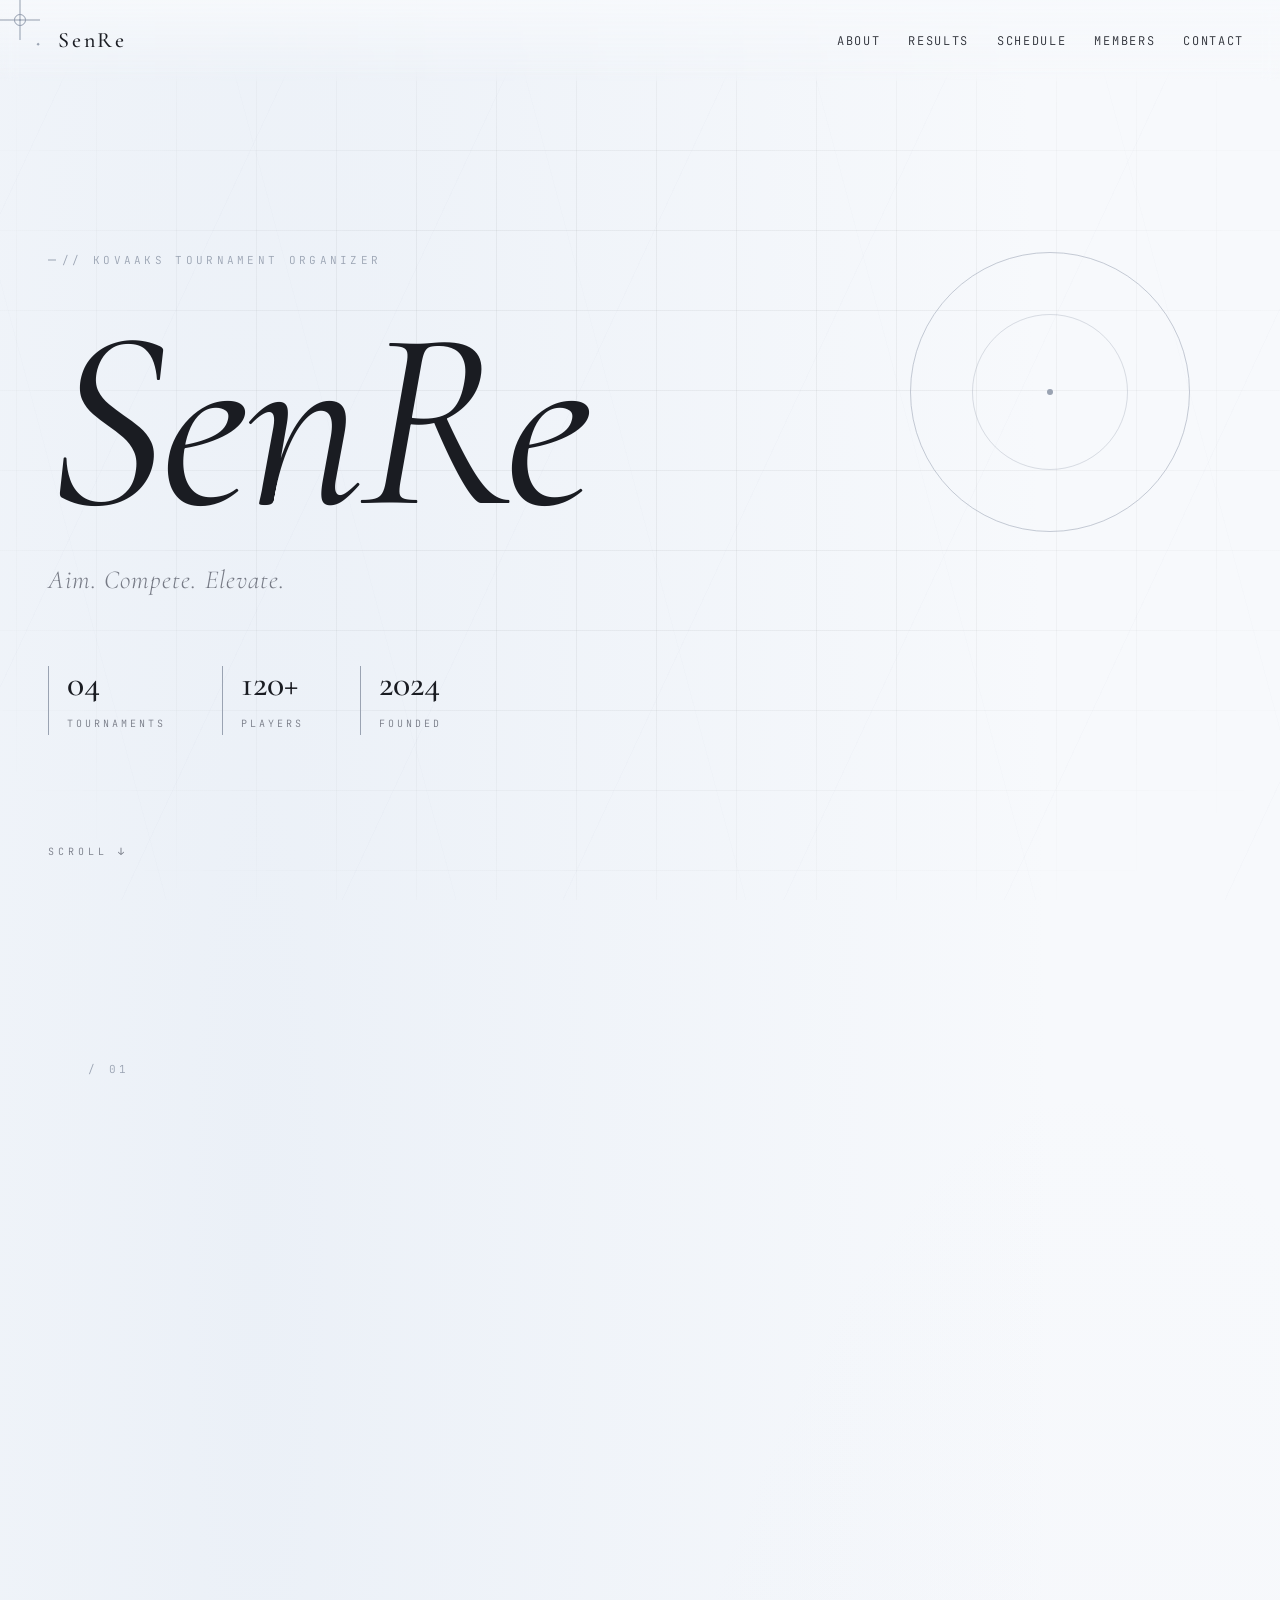
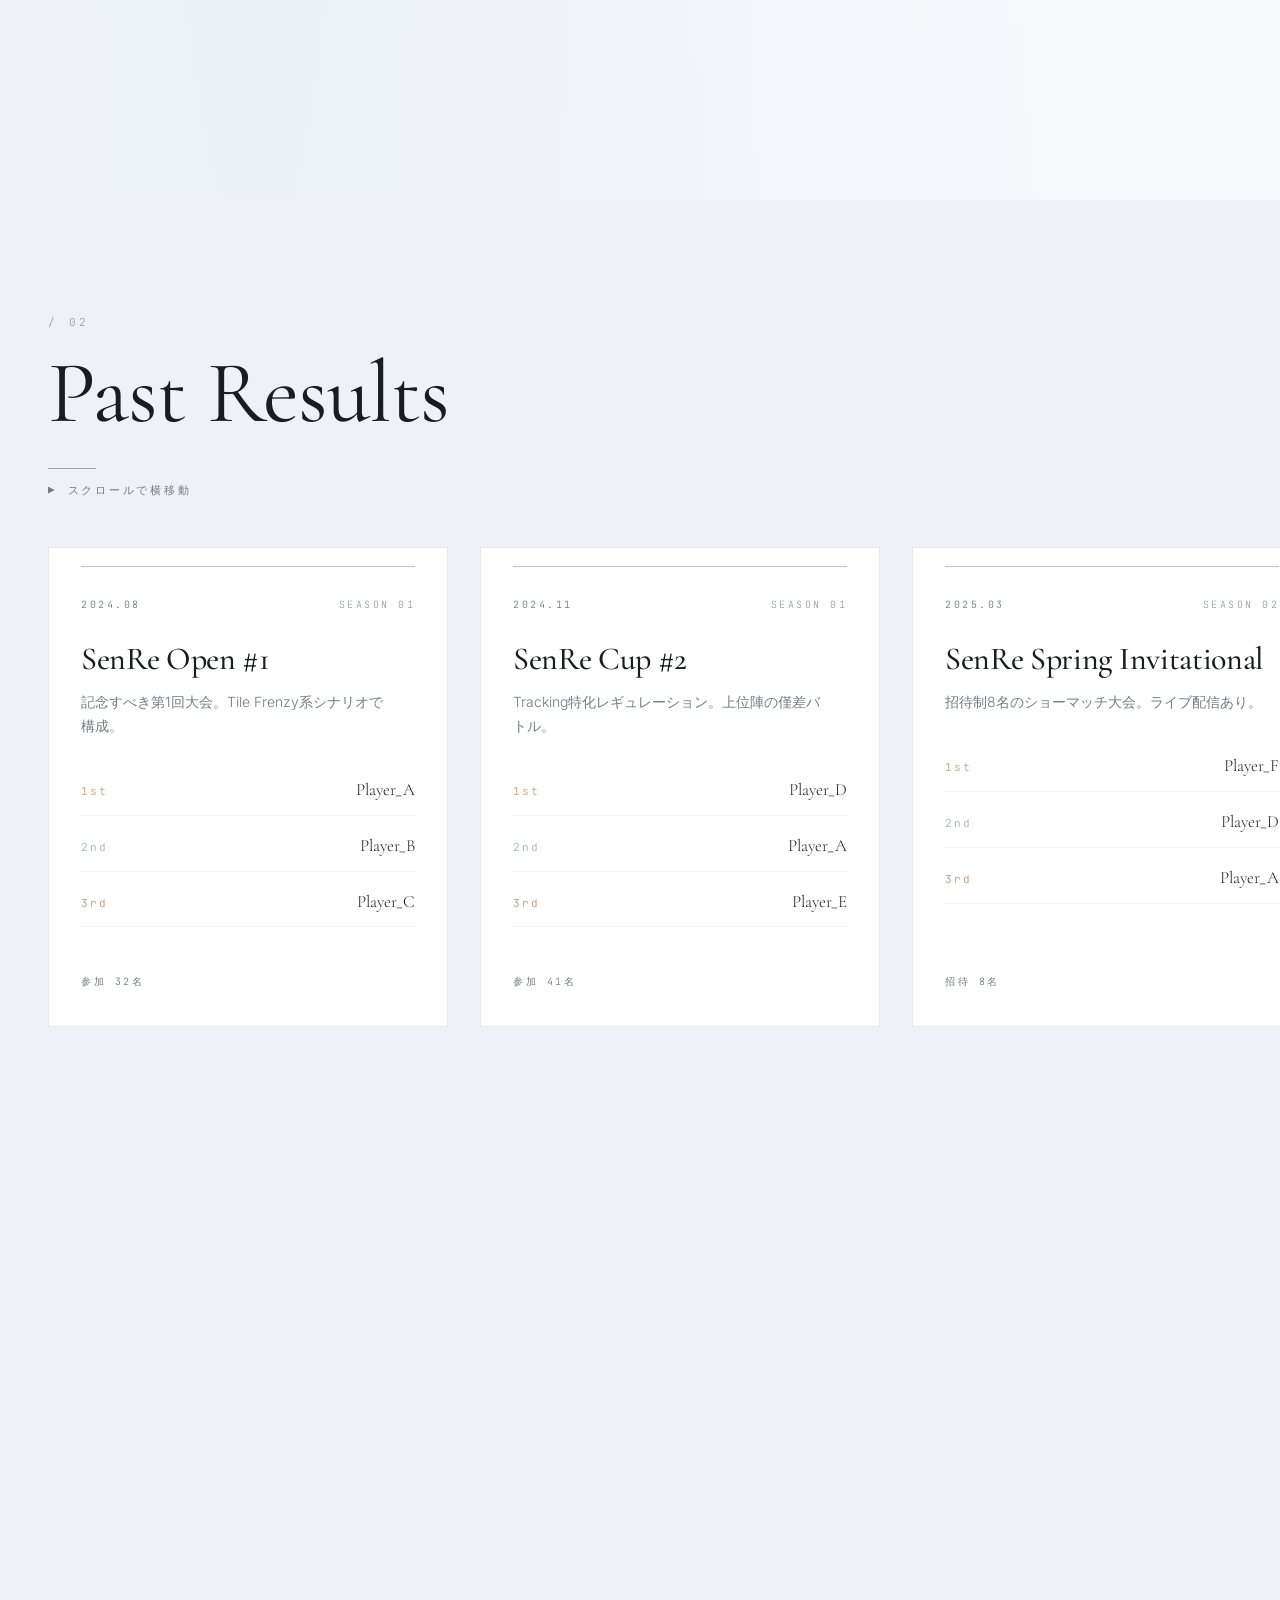
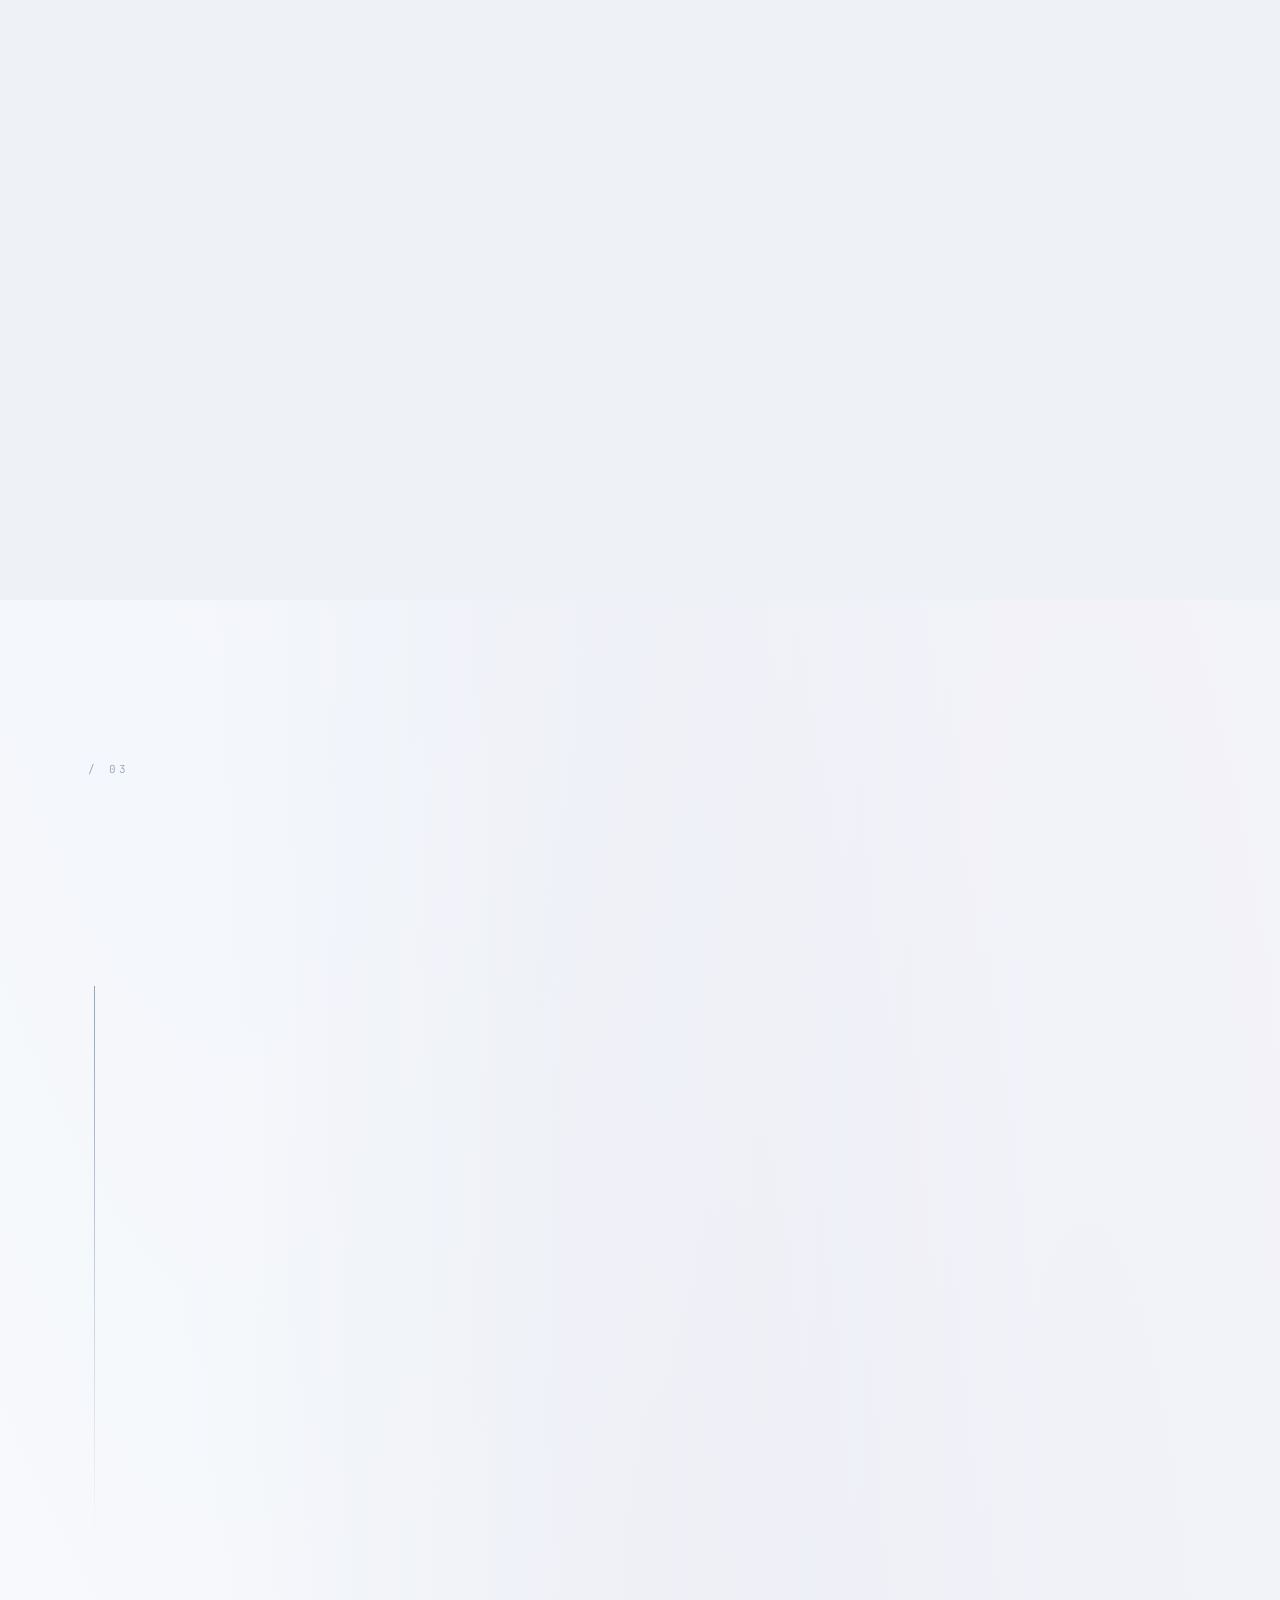
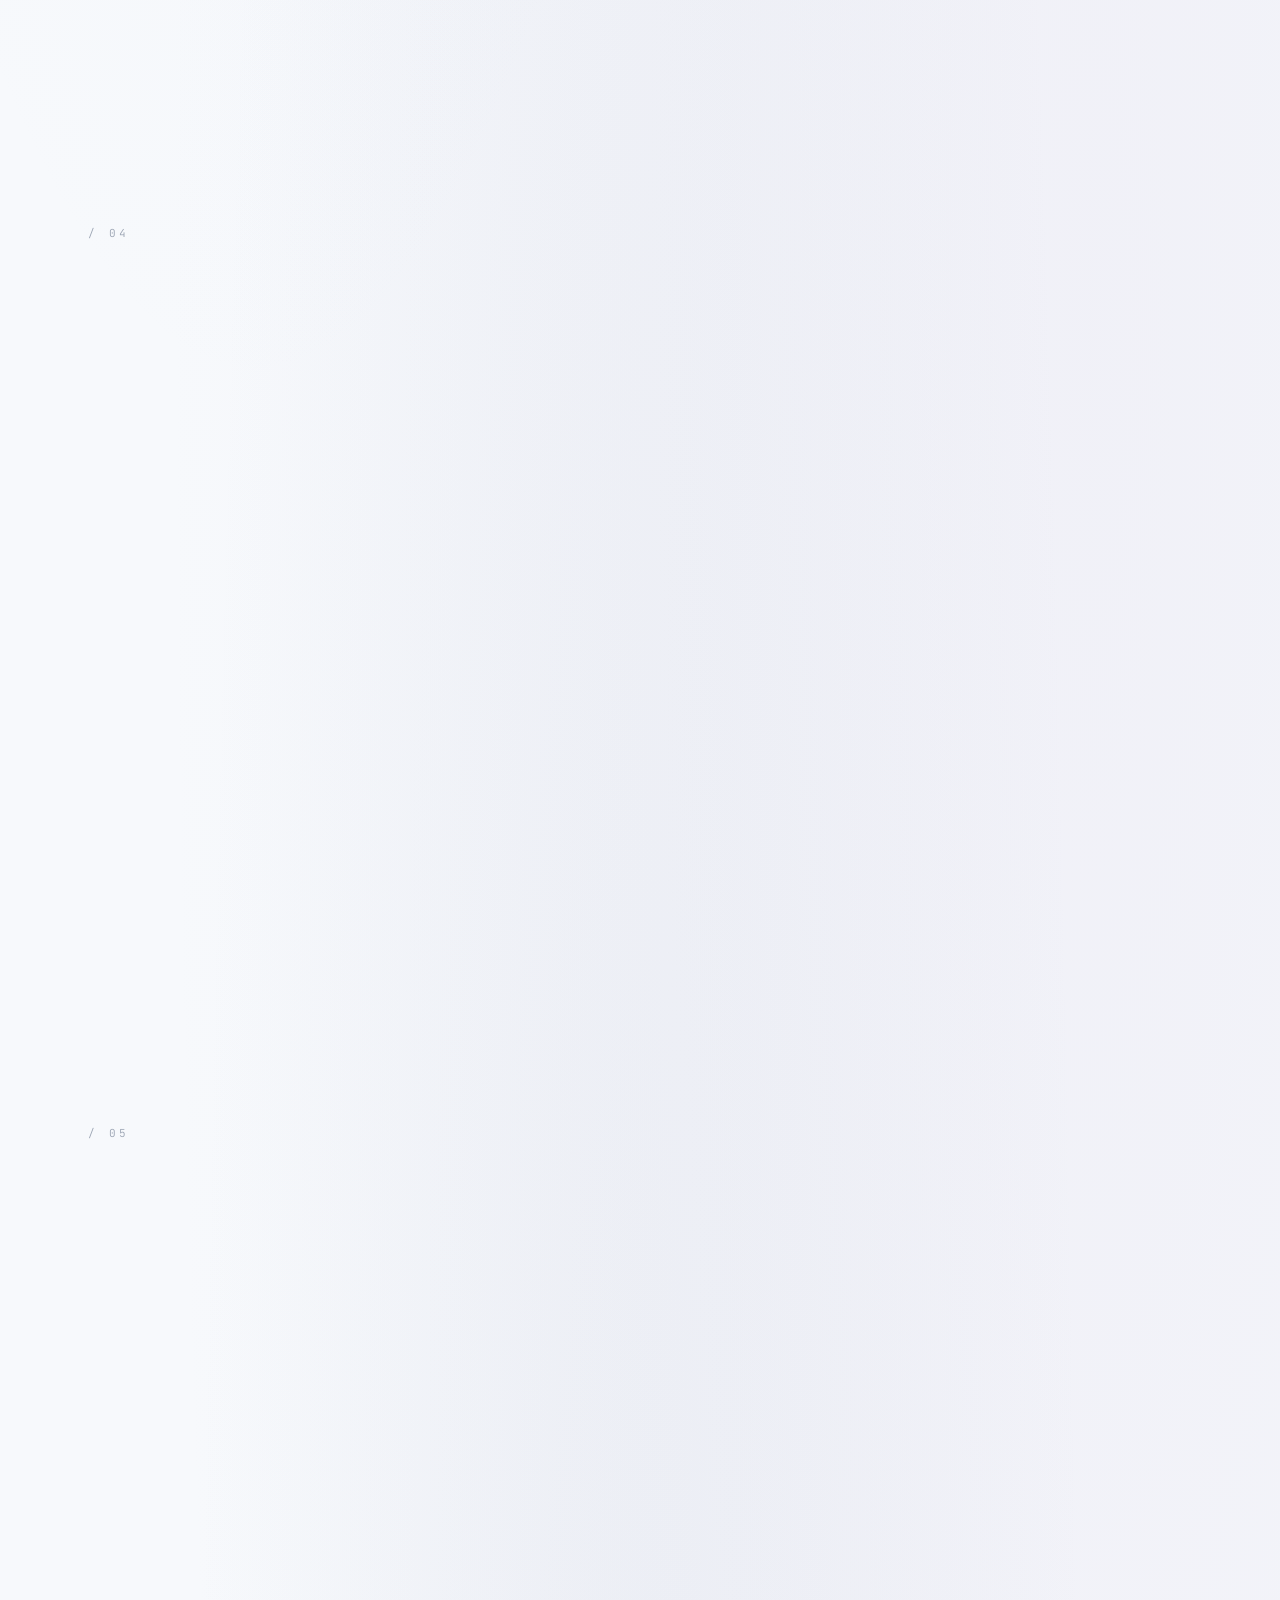
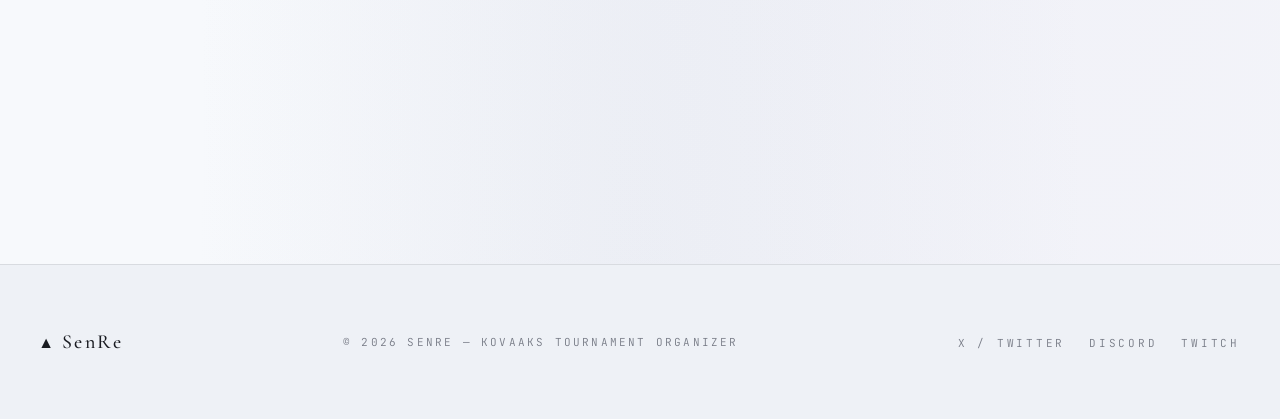
<file: index.html>
<!DOCTYPE html>
<html lang="ja">
<head>
<meta charset="UTF-8" />
<meta name="viewport" content="width=device-width, initial-scale=1.0" />
<title>SenRe — Kovaaks Tournament Organizer</title>
<link rel="preconnect" href="https://fonts.googleapis.com">
<link rel="preconnect" href="https://fonts.gstatic.com" crossorigin>
<link href="https://fonts.googleapis.com/css2?family=Cormorant+Garamond:wght@300;400;500;600;700&family=Inter:wght@300;400;500;700&family=JetBrains+Mono:wght@400;500&family=Noto+Serif+JP:wght@300;400;600&display=swap" rel="stylesheet">
<link rel="stylesheet" href="style.css" />
</head>
<body>

<!-- 大理石テクスチャ用オーバーレイ -->
<div class="marble-veins"></div>

<!-- カスタムカーソル（クロスヘア） -->
<div class="cursor-cross" id="cursorCross" aria-hidden="true">
  <div class="cc-h"></div>
  <div class="cc-v"></div>
  <div class="cc-ring"></div>
  <div class="cc-dot"></div>
</div>

<!-- スクロール進捗 -->
<div class="progress-bar" id="progressBar"></div>

<!-- ナビ -->
<nav class="nav">
  <div class="nav-logo">
    <span class="logo-mark">◆</span> SenRe
  </div>
  <ul class="nav-links">
    <li><a href="#about">About</a></li>
    <li><a href="#results">Results</a></li>
    <li><a href="#schedule">Schedule</a></li>
    <li><a href="#members">Members</a></li>
    <li><a href="#contact">Contact</a></li>
  </ul>
</nav>

<!-- ============== HERO ============== -->
<section id="hero" class="section hero">
  <div class="grid-bg" data-parallax="0.25"></div>
  <div class="ornament" id="ornament">
    <div class="o-ring"></div>
    <div class="o-ring o-ring-2"></div>
    <div class="o-dot"></div>
  </div>

  <div class="hero-meta">
    <span class="tag">// KOVAAKS TOURNAMENT ORGANIZER</span>
  </div>
  <h1 class="hero-title" id="heroTitle" data-text="SenRe">SenRe</h1>
  <p class="hero-sub">Aim. Compete. Elevate.</p>

  <div class="hero-stats">
    <div><b>04</b><span>TOURNAMENTS</span></div>
    <div><b>120+</b><span>PLAYERS</span></div>
    <div><b>2024</b><span>FOUNDED</span></div>
  </div>

  <p class="scroll-hint">SCROLL ↓</p>
</section>

<!-- ============== ABOUT ============== -->
<section id="about" class="section about">
  <span class="section-no">/ 01</span>
  <h2 class="section-title reveal reveal-up">About SenRe</h2>
  <div class="about-grid">
    <p class="reveal reveal-up">
      <b>SenRe（センリ）</b> は、エイムトレーナー <b>KovaaK's</b> を舞台にした
      コミュニティ主導の大会オーガナイザーです。
      初心者から上級者まで、誰もが自分の上達を実感できる場をつくることを目的に
      シーズン制のトーナメントを主催しています。
    </p>
    <ul class="about-points">
      <li class="reveal reveal-up"><span>01</span>定期的なKovaaks大会の開催</li>
      <li class="reveal reveal-up"><span>02</span>シナリオ選定とレギュレーション設計</li>
      <li class="reveal reveal-up"><span>03</span>結果の集計・ランキング運営</li>
      <li class="reveal reveal-up"><span>04</span>プレイヤー同士の交流促進</li>
    </ul>
  </div>
</section>

<!-- ============== RESULTS (Sticky横スクロール) ============== -->
<section id="results" class="pin-section">
  <div class="pin-track">
    <div class="pin-stage">
      <div class="pin-head">
        <span class="section-no">/ 02</span>
        <h2 class="section-title">Past Results</h2>
        <p class="pin-hint">▶ スクロールで横移動</p>
      </div>
      <div class="pin-panels" id="pinPanels">

        <article class="result">
          <header><span class="r-date">2024.08</span><span class="r-season">SEASON 01</span></header>
          <h3>SenRe Open #1</h3>
          <p class="r-desc">記念すべき第1回大会。Tile Frenzy系シナリオで構成。</p>
          <dl class="r-podium">
            <div><dt>1st</dt><dd>Player_A</dd></div>
            <div><dt>2nd</dt><dd>Player_B</dd></div>
            <div><dt>3rd</dt><dd>Player_C</dd></div>
          </dl>
          <span class="r-count">参加 32名</span>
        </article>

        <article class="result">
          <header><span class="r-date">2024.11</span><span class="r-season">SEASON 01</span></header>
          <h3>SenRe Cup #2</h3>
          <p class="r-desc">Tracking特化レギュレーション。上位陣の僅差バトル。</p>
          <dl class="r-podium">
            <div><dt>1st</dt><dd>Player_D</dd></div>
            <div><dt>2nd</dt><dd>Player_A</dd></div>
            <div><dt>3rd</dt><dd>Player_E</dd></div>
          </dl>
          <span class="r-count">参加 41名</span>
        </article>

        <article class="result">
          <header><span class="r-date">2025.03</span><span class="r-season">SEASON 02</span></header>
          <h3>SenRe Spring Invitational</h3>
          <p class="r-desc">招待制8名のショーマッチ大会。ライブ配信あり。</p>
          <dl class="r-podium">
            <div><dt>1st</dt><dd>Player_F</dd></div>
            <div><dt>2nd</dt><dd>Player_D</dd></div>
            <div><dt>3rd</dt><dd>Player_A</dd></div>
          </dl>
          <span class="r-count">招待 8名</span>
        </article>

        <article class="result">
          <header><span class="r-date">2025.10</span><span class="r-season">SEASON 02</span></header>
          <h3>SenRe Autumn Open</h3>
          <p class="r-desc">過去最大規模。Switching/Tracking混合ルール。</p>
          <dl class="r-podium">
            <div><dt>1st</dt><dd>Player_G</dd></div>
            <div><dt>2nd</dt><dd>Player_F</dd></div>
            <div><dt>3rd</dt><dd>Player_D</dd></div>
          </dl>
          <span class="r-count">参加 67名</span>
        </article>

      </div>
    </div>
  </div>
</section>

<!-- ============== SCHEDULE ============== -->
<section id="schedule" class="section schedule">
  <span class="section-no">/ 03</span>
  <h2 class="section-title reveal reveal-up">Upcoming Schedule</h2>

  <ol class="timeline">
    <li class="reveal reveal-left">
      <div class="tl-date">2026.06.14 <span>SUN</span></div>
      <div class="tl-body">
        <h3>SenRe Summer Qualifier</h3>
        <p>夏季シーズンの予選大会。オープン参加。Tracking系3シナリオ。</p>
        <span class="tl-status open">OPEN</span>
      </div>
    </li>
    <li class="reveal reveal-left">
      <div class="tl-date">2026.07.20 <span>MON</span></div>
      <div class="tl-body">
        <h3>SenRe Summer Finals</h3>
        <p>予選を勝ち抜いた16名による決勝。Twitch配信予定。</p>
        <span class="tl-status soon">SOON</span>
      </div>
    </li>
    <li class="reveal reveal-left">
      <div class="tl-date">2026.10.??</div>
      <div class="tl-body">
        <h3>SenRe Autumn Open #2</h3>
        <p>秋の定期大会。レギュレーションは追って告知。</p>
        <span class="tl-status tba">TBA</span>
      </div>
    </li>
  </ol>
</section>

<!-- ============== MEMBERS ============== -->
<section id="members" class="section members">
  <span class="section-no">/ 04</span>
  <h2 class="section-title reveal reveal-up">Members</h2>
  <!-- 手動・無限ループ・カルーセル：script.js が前後に複製を足し、端でスクロール位置を巻き戻して周回させる -->
  <div class="member-grid">
    <div class="member-track">
    <a class="member-x reveal reveal-up" href="https://x.com/mocaca_yz" target="_blank" rel="noopener noreferrer" aria-label="momoca の X (旧Twitter) を開く">
      <span class="mx-avatar">
        <img src="https://unavatar.io/x/mocaca_yz?fallback=false" alt="momoca のアイコン" loading="lazy"
             onerror="this.remove()" />
        <span class="mx-fallback">▲</span>
      </span>
      <span class="mx-role mx-role-lead">主催</span>
      <span class="mx-name">momoca</span>
      <span class="mx-handle">
        <svg viewBox="0 0 24 24" aria-hidden="true"><path d="M18.244 2.25h3.308l-7.227 8.26 8.502 11.24h-6.66l-5.214-6.817L4.99 21.75H1.68l7.73-8.835L1.254 2.25H8.08l4.713 6.231zm-1.161 17.52h1.833L7.084 4.126H5.117z"/></svg>
        @mocaca_yz
      </span>
    </a>
    <a class="member-x reveal reveal-up" href="https://x.com/senre_caster" target="_blank" rel="noopener noreferrer" aria-label="Caster_Y の X (旧Twitter) を開く">
      <span class="mx-avatar">
        <img src="https://unavatar.io/x/senre_caster?fallback=false" alt="Caster_Y のアイコン" loading="lazy"
             onerror="this.remove()" />
        <span class="mx-fallback">◆</span>
      </span>
      <span class="mx-role">実況</span>
      <span class="mx-name">Caster_Y</span>
      <span class="mx-handle">
        <svg viewBox="0 0 24 24" aria-hidden="true"><path d="M18.244 2.25h3.308l-7.227 8.26 8.502 11.24h-6.66l-5.214-6.817L4.99 21.75H1.68l7.73-8.835L1.254 2.25H8.08l4.713 6.231zm-1.161 17.52h1.833L7.084 4.126H5.117z"/></svg>
        @senre_caster
      </span>
    </a>
    <a class="member-x reveal reveal-up" href="https://x.com/senre_stats" target="_blank" rel="noopener noreferrer" aria-label="Analyst_Z の X (旧Twitter) を開く">
      <span class="mx-avatar">
        <img src="https://unavatar.io/x/senre_stats?fallback=false" alt="Analyst_Z のアイコン" loading="lazy"
             onerror="this.remove()" />
        <span class="mx-fallback">●</span>
      </span>
      <span class="mx-role">分析</span>
      <span class="mx-name">Analyst_Z</span>
      <span class="mx-handle">
        <svg viewBox="0 0 24 24" aria-hidden="true"><path d="M18.244 2.25h3.308l-7.227 8.26 8.502 11.24h-6.66l-5.214-6.817L4.99 21.75H1.68l7.73-8.835L1.254 2.25H8.08l4.713 6.231zm-1.161 17.52h1.833L7.084 4.126H5.117z"/></svg>
        @senre_stats
      </span>
    </a>
    <a class="member-x reveal reveal-up" href="https://x.com/senre_design" target="_blank" rel="noopener noreferrer" aria-label="Design_W の X (旧Twitter) を開く">
      <span class="mx-avatar">
        <img src="https://unavatar.io/x/senre_design?fallback=false" alt="Design_W のアイコン" loading="lazy"
             onerror="this.remove()" />
        <span class="mx-fallback">■</span>
      </span>
      <span class="mx-role">デザイン</span>
      <span class="mx-name">Design_W</span>
      <span class="mx-handle">
        <svg viewBox="0 0 24 24" aria-hidden="true"><path d="M18.244 2.25h3.308l-7.227 8.26 8.502 11.24h-6.66l-5.214-6.817L4.99 21.75H1.68l7.73-8.835L1.254 2.25H8.08l4.713 6.231zm-1.161 17.52h1.833L7.084 4.126H5.117z"/></svg>
        @senre_design
      </span>
    </a>
    <a class="member-x reveal reveal-up" href="https://x.com/senre_editor" target="_blank" rel="noopener noreferrer" aria-label="Editor_V の X (旧Twitter) を開く">
      <span class="mx-avatar">
        <img src="https://unavatar.io/x/senre_editor?fallback=false" alt="Editor_V のアイコン" loading="lazy"
             onerror="this.remove()" />
        <span class="mx-fallback">▼</span>
      </span>
      <span class="mx-role">編集</span>
      <span class="mx-name">Editor_V</span>
      <span class="mx-handle">
        <svg viewBox="0 0 24 24" aria-hidden="true"><path d="M18.244 2.25h3.308l-7.227 8.26 8.502 11.24h-6.66l-5.214-6.817L4.99 21.75H1.68l7.73-8.835L1.254 2.25H8.08l4.713 6.231zm-1.161 17.52h1.833L7.084 4.126H5.117z"/></svg>
        @senre_editor
      </span>
    </a>
    <a class="member-x reveal reveal-up" href="https://x.com/senre_sound" target="_blank" rel="noopener noreferrer" aria-label="Sound_U の X (旧Twitter) を開く">
      <span class="mx-avatar">
        <img src="https://unavatar.io/x/senre_sound?fallback=false" alt="Sound_U のアイコン" loading="lazy"
             onerror="this.remove()" />
        <span class="mx-fallback">◇</span>
      </span>
      <span class="mx-role">音響</span>
      <span class="mx-name">Sound_U</span>
      <span class="mx-handle">
        <svg viewBox="0 0 24 24" aria-hidden="true"><path d="M18.244 2.25h3.308l-7.227 8.26 8.502 11.24h-6.66l-5.214-6.817L4.99 21.75H1.68l7.73-8.835L1.254 2.25H8.08l4.713 6.231zm-1.161 17.52h1.833L7.084 4.126H5.117z"/></svg>
        @senre_sound
      </span>
    </a>
    <a class="member-x reveal reveal-up" href="https://x.com/senre_plan" target="_blank" rel="noopener noreferrer" aria-label="Planner_T の X (旧Twitter) を開く">
      <span class="mx-avatar">
        <img src="https://unavatar.io/x/senre_plan?fallback=false" alt="Planner_T のアイコン" loading="lazy"
             onerror="this.remove()" />
        <span class="mx-fallback">◎</span>
      </span>
      <span class="mx-role">企画</span>
      <span class="mx-name">Planner_T</span>
      <span class="mx-handle">
        <svg viewBox="0 0 24 24" aria-hidden="true"><path d="M18.244 2.25h3.308l-7.227 8.26 8.502 11.24h-6.66l-5.214-6.817L4.99 21.75H1.68l7.73-8.835L1.254 2.25H8.08l4.713 6.231zm-1.161 17.52h1.833L7.084 4.126H5.117z"/></svg>
        @senre_plan
      </span>
    </a>
    <a class="member-x reveal reveal-up" href="https://x.com/senre_pr" target="_blank" rel="noopener noreferrer" aria-label="PR_S の X (旧Twitter) を開く">
      <span class="mx-avatar">
        <img src="https://unavatar.io/x/senre_pr?fallback=false" alt="PR_S のアイコン" loading="lazy"
             onerror="this.remove()" />
        <span class="mx-fallback">✦</span>
      </span>
      <span class="mx-role">広報</span>
      <span class="mx-name">PR_S</span>
      <span class="mx-handle">
        <svg viewBox="0 0 24 24" aria-hidden="true"><path d="M18.244 2.25h3.308l-7.227 8.26 8.502 11.24h-6.66l-5.214-6.817L4.99 21.75H1.68l7.73-8.835L1.254 2.25H8.08l4.713 6.231zm-1.161 17.52h1.833L7.084 4.126H5.117z"/></svg>
        @senre_pr
      </span>
    </a>
    </div>
  </div>
</section>

<!-- ============== CONTACT ============== -->
<section id="contact" class="section contact">
  <span class="section-no">/ 05</span>
  <h2 class="section-title reveal reveal-up">Contact</h2>

  <div class="contact-grid">
    <p class="contact-lead reveal reveal-up">
      大会への参加申込、取材・配信のご相談、その他お問い合わせは
      下記メールアドレス宛にご連絡ください。<br>
      内容を確認のうえ、運営より順次ご返信いたします。
    </p>

    <div class="contact-card reveal reveal-up">
      <span class="contact-label">// EMAIL</span>
      <a class="contact-mail" href="mailto:hogehoge@gmail.com">hogehoge@gmail.com</a>
      <button class="contact-copy" type="button" data-copy="hogehoge@gmail.com">
        <span class="cc-label">COPY</span>
      </button>
      <p class="contact-note">
        ※ 返信までに数日いただく場合があります。<br>
        ※ 件名に <b>[SenRe]</b> を入れていただくとスムーズです。
      </p>
    </div>
  </div>
</section>

<!-- ============== FOOTER ============== -->
<footer class="footer">
  <div class="footer-inner">
    <div class="f-logo">▲ SenRe</div>
    <p class="f-copy">© 2026 SenRe — Kovaaks Tournament Organizer</p>
    <ul class="f-links">
      <li><a href="#">X / Twitter</a></li>
      <li><a href="#">Discord</a></li>
      <li><a href="#">Twitch</a></li>
    </ul>
  </div>
</footer>

<script src="script.js"></script>
</body>
</html>
</file>
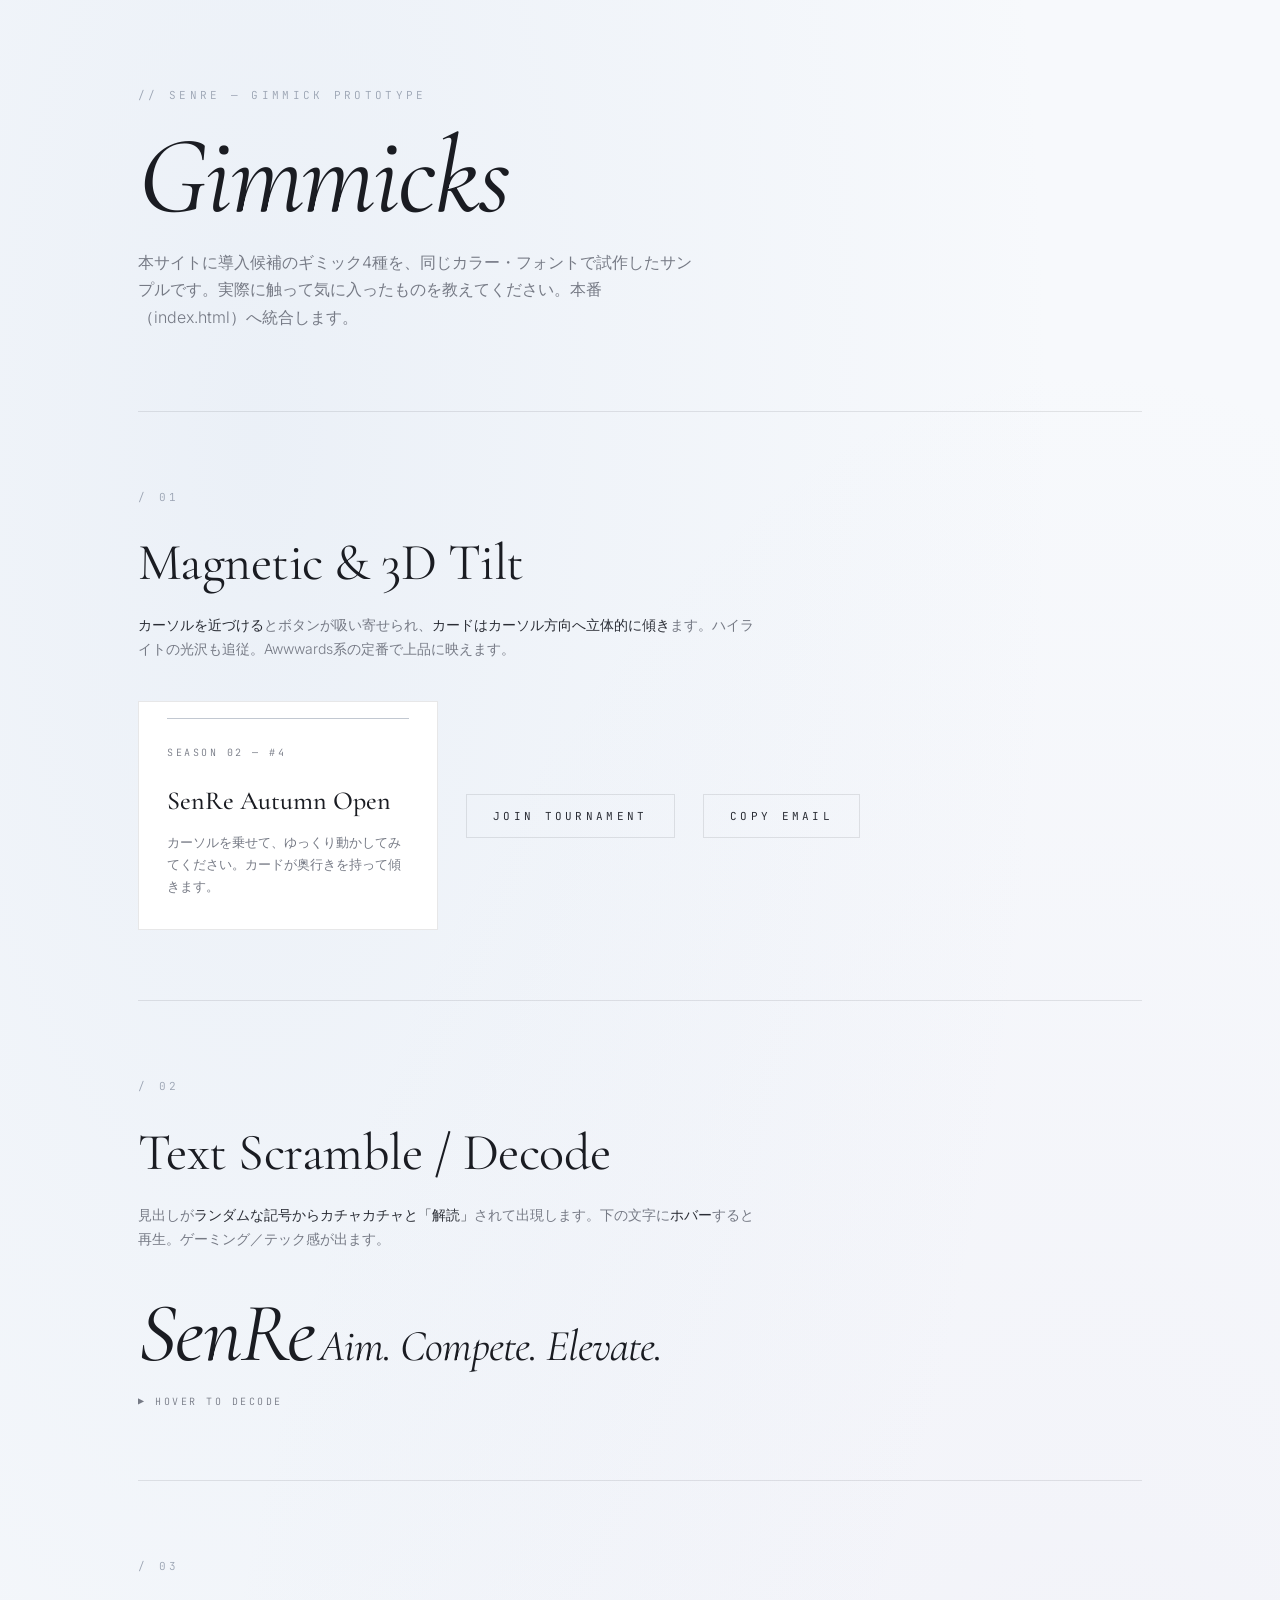
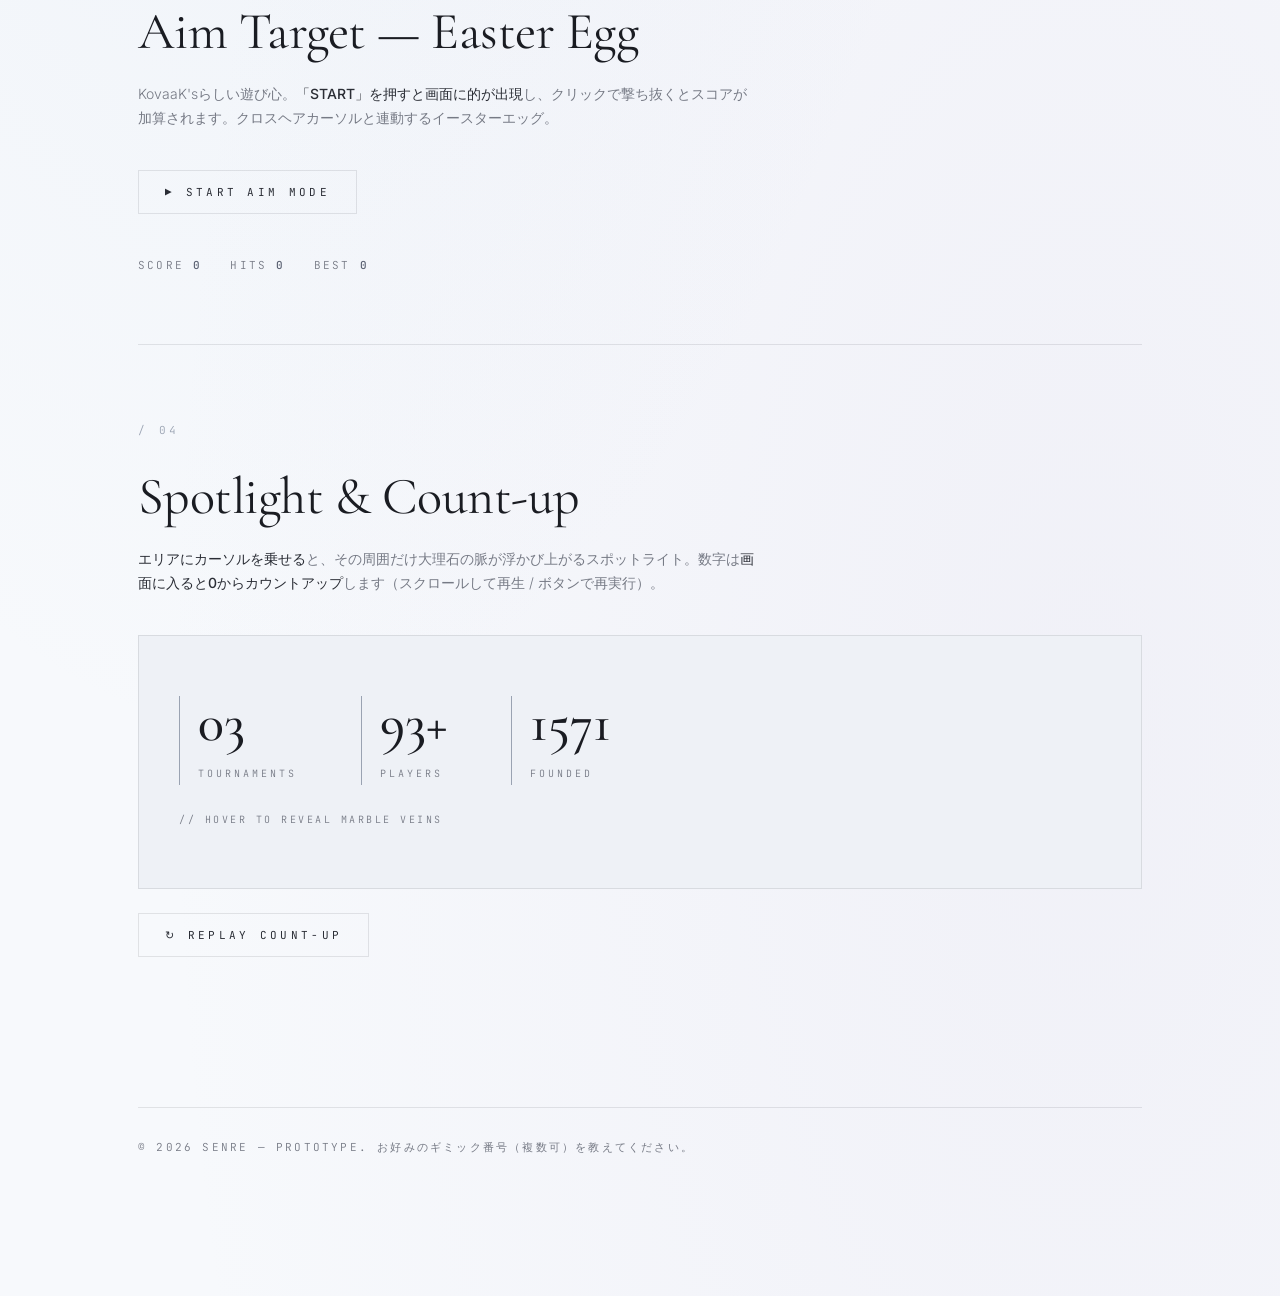
<file: gimmick-demo.html>
<!DOCTYPE html>
<html lang="ja">
<head>
<meta charset="UTF-8" />
<meta name="viewport" content="width=device-width, initial-scale=1.0" />
<title>SenRe — Gimmick Demo / ギミック試作</title>
<link rel="preconnect" href="https://fonts.googleapis.com">
<link rel="preconnect" href="https://fonts.gstatic.com" crossorigin>
<link href="https://fonts.googleapis.com/css2?family=Cormorant+Garamond:wght@300;400;500;600;700&family=Inter:wght@300;400;500;700&family=JetBrains+Mono:wght@400;500&family=Noto+Serif+JP:wght@300;400;600&display=swap" rel="stylesheet">
<style>
/* ===== 本サイトと共通のトークン ===== */
:root{
  --bg-0:#f7f9fc; --bg-1:#eef1f6; --bg-2:#ffffff;
  --fg:#1a1c22; --fg-soft:#2a2d35; --fg-dim:#767a85;
  --accent:#9aa3b2; --accent-2:#5a6172;
  --line:rgba(26,28,34,.10); --line-soft:rgba(26,28,34,.05);
  --serif:"Cormorant Garamond","Noto Serif JP",Georgia,serif;
  --sans:"Inter","Hiragino Sans","Yu Gothic",sans-serif;
  --mono:"JetBrains Mono",ui-monospace,Menlo,monospace;
}
*{box-sizing:border-box;margin:0;padding:0;}
body{
  font-family:var(--sans);font-weight:300;color:var(--fg);background:var(--bg-0);
  line-height:1.7;overflow-x:hidden;
  background-image:
    radial-gradient(ellipse at 20% 15%,rgba(180,200,225,.18),transparent 55%),
    radial-gradient(ellipse at 85% 80%,rgba(200,190,220,.14),transparent 60%);
}
.wrap{max-width:1100px;margin:0 auto;padding:80px 48px 140px;}
.demo-head{margin-bottom:80px;}
.kicker{font-family:var(--mono);font-size:11px;letter-spacing:.3em;color:var(--accent);text-transform:uppercase;}
.demo-head h1{font-family:var(--serif);font-style:italic;font-weight:400;font-size:clamp(48px,9vw,110px);letter-spacing:-.02em;line-height:1;margin:14px 0 18px;}
.demo-head p{color:var(--fg-dim);max-width:560px;}

/* セクション共通 */
.demo{padding:70px 0;border-top:1px solid var(--line);}
.demo-no{font-family:var(--mono);font-size:11px;letter-spacing:.3em;color:var(--accent);text-transform:uppercase;}
.demo h2{font-family:var(--serif);font-weight:400;font-size:clamp(30px,5vw,52px);letter-spacing:-.01em;margin:10px 0 6px;}
.demo .lead{color:var(--fg-dim);font-size:14px;margin-bottom:40px;max-width:620px;}
.demo .lead b{color:var(--fg-soft);font-weight:500;}
.stage{display:flex;flex-wrap:wrap;gap:28px;align-items:center;}

/* カード（共通の見た目） */
.card{
  background:var(--bg-2);border:1px solid var(--line);padding:32px 28px;
  width:300px;position:relative;
}
.card::before{content:"";position:absolute;top:16px;left:28px;right:28px;height:1px;background:var(--accent);opacity:.6;}
.card .c-no{font-family:var(--mono);font-size:10px;letter-spacing:.25em;color:var(--fg-dim);text-transform:uppercase;margin:10px 0 18px;}
.card h3{font-family:var(--serif);font-weight:500;font-size:26px;margin-bottom:8px;}
.card p{font-size:13px;color:var(--fg-dim);}

/* ボタン共通 */
.btn{
  display:inline-block;background:transparent;border:1px solid var(--line);
  padding:14px 26px;font-family:var(--mono);font-size:11px;letter-spacing:.3em;
  color:var(--fg-soft);text-transform:uppercase;cursor:pointer;
  transition:border-color .25s,color .25s;
}
.btn:hover{border-color:var(--accent);color:var(--accent-2);}

/* ============================================================
   ① マグネティック & 3D ティルト
   ============================================================ */
.magnetic{will-change:transform;transition:transform .25s cubic-bezier(.2,.7,.2,1);}
.tilt{
  transform-style:preserve-3d;will-change:transform;
  transition:transform .3s cubic-bezier(.2,.7,.2,1),box-shadow .3s ease;
}
.tilt > *{transform:translateZ(40px);}
.tilt::before{transform:translateZ(60px);}
.tilt.is-tilting{box-shadow:0 30px 60px rgba(29,27,24,.12);}
.tilt-glare{
  position:absolute;inset:0;pointer-events:none;opacity:0;
  background:radial-gradient(circle at var(--gx,50%) var(--gy,50%),rgba(255,255,255,.55),transparent 45%);
  transition:opacity .3s ease;mix-blend-mode:overlay;
}
.tilt.is-tilting .tilt-glare{opacity:1;}

/* ============================================================
   ② テキストスクランブル / デコード
   ============================================================ */
.scramble{font-family:var(--serif);font-style:italic;font-weight:400;
  font-size:clamp(40px,8vw,84px);letter-spacing:-.02em;line-height:1;cursor:pointer;display:inline-block;}
.scramble .glitch{color:var(--accent);font-style:normal;}
.scramble-hint{font-family:var(--mono);font-size:10px;letter-spacing:.25em;color:var(--fg-dim);text-transform:uppercase;margin-top:18px;}

/* ============================================================
   ③ エイムターゲット（イースターエッグ）
   ============================================================ */
.aim-toggle{margin-bottom:24px;}
.aim-hud{
  font-family:var(--mono);font-size:11px;letter-spacing:.2em;color:var(--fg-dim);
  text-transform:uppercase;margin-top:18px;display:flex;gap:28px;
}
.aim-hud b{color:var(--accent-2);font-weight:500;}
.aim-target{
  position:fixed;width:46px;height:46px;z-index:9000;cursor:pointer;
  transform:translate(-50%,-50%) scale(0);animation:targetIn .25s cubic-bezier(.2,.7,.2,1) forwards;
}
@keyframes targetIn{to{transform:translate(-50%,-50%) scale(1);}}
.aim-target .ring{position:absolute;inset:0;border:2px solid var(--accent-2);border-radius:50%;opacity:.85;}
.aim-target .ring.r2{inset:30%;opacity:.6;}
.aim-target .dot{position:absolute;top:50%;left:50%;width:5px;height:5px;background:var(--accent-2);border-radius:50%;transform:translate(-50%,-50%);}
.aim-target.is-hit{animation:targetHit .3s ease forwards;pointer-events:none;}
@keyframes targetHit{to{transform:translate(-50%,-50%) scale(1.8);opacity:0;}}
.aim-pop{
  position:fixed;z-index:9001;font-family:var(--mono);font-size:13px;font-weight:500;
  color:var(--accent-2);pointer-events:none;transform:translate(-50%,-50%);
  animation:popUp .6s ease forwards;
}
@keyframes popUp{to{transform:translate(-50%,-180%);opacity:0;}}

/* ============================================================
   ④ スポットライト & 数字カウントアップ
   ============================================================ */
.spotlight-stage{
  position:relative;width:100%;padding:60px 40px;background:var(--bg-1);
  border:1px solid var(--line);overflow:hidden;
}
.spot-veins{
  position:absolute;inset:0;pointer-events:none;opacity:0;transition:opacity .3s;
  background-image:
    repeating-linear-gradient(115deg,transparent 0,transparent 26px,rgba(80,100,130,.18) 26px,rgba(80,100,130,.18) 27px,transparent 27px,transparent 64px),
    repeating-linear-gradient(60deg,transparent 0,transparent 40px,rgba(120,135,165,.14) 40px,rgba(120,135,165,.14) 41px,transparent 41px,transparent 88px);
  -webkit-mask-image:radial-gradient(circle 160px at var(--mx,50%) var(--my,50%),#000 0%,transparent 70%);
  mask-image:radial-gradient(circle 160px at var(--mx,50%) var(--my,50%),#000 0%,transparent 70%);
}
.spotlight-stage:hover .spot-veins{opacity:1;}
.spot-stats{position:relative;z-index:1;display:flex;gap:64px;flex-wrap:wrap;}
.spot-stats > div{padding-left:18px;border-left:1px solid var(--accent);}
.spot-stats b{display:block;font-family:var(--serif);font-weight:500;font-size:54px;line-height:1;margin-bottom:8px;}
.spot-stats span{font-family:var(--mono);font-size:10px;letter-spacing:.3em;color:var(--fg-dim);text-transform:uppercase;}
.spot-hint{font-family:var(--mono);font-size:10px;letter-spacing:.25em;color:var(--fg-dim);text-transform:uppercase;margin-top:26px;position:relative;z-index:1;}

.foot{margin-top:80px;font-family:var(--mono);font-size:11px;letter-spacing:.2em;color:var(--fg-dim);text-transform:uppercase;border-top:1px solid var(--line);padding-top:30px;}
</style>
</head>
<body>
<div class="wrap">

  <header class="demo-head">
    <span class="kicker">// SENRE — GIMMICK PROTOTYPE</span>
    <h1>Gimmicks</h1>
    <p>本サイトに導入候補のギミック4種を、同じカラー・フォントで試作したサンプルです。実際に触って気に入ったものを教えてください。本番（index.html）へ統合します。</p>
  </header>

  <!-- ① マグネティック & 3D ティルト -->
  <section class="demo">
    <span class="demo-no">/ 01</span>
    <h2>Magnetic &amp; 3D Tilt</h2>
    <p class="lead"><b>カーソルを近づける</b>とボタンが吸い寄せられ、<b>カードはカーソル方向へ立体的に傾き</b>ます。ハイライトの光沢も追従。Awwwards系の定番で上品に映えます。</p>
    <div class="stage">
      <div class="card tilt" data-tilt>
        <div class="tilt-glare"></div>
        <div class="c-no">Season 02 — #4</div>
        <h3>SenRe Autumn Open</h3>
        <p>カーソルを乗せて、ゆっくり動かしてみてください。カードが奥行きを持って傾きます。</p>
      </div>
      <button class="btn magnetic" data-magnetic>Join Tournament</button>
      <button class="btn magnetic" data-magnetic>Copy Email</button>
    </div>
  </section>

  <!-- ② テキストスクランブル -->
  <section class="demo">
    <span class="demo-no">/ 02</span>
    <h2>Text Scramble / Decode</h2>
    <p class="lead">見出しが<b>ランダムな記号からカチャカチャと「解読」</b>されて出現します。下の文字に<b>ホバー</b>すると再生。ゲーミング／テック感が出ます。</p>
    <div class="scramble" data-scramble="SenRe">SenRe</div>
    <div class="scramble" data-scramble="Aim. Compete. Elevate." style="font-size:clamp(24px,4vw,44px);margin-top:18px;">Aim. Compete. Elevate.</div>
    <p class="scramble-hint">▶ Hover to decode</p>
  </section>

  <!-- ③ エイムターゲット -->
  <section class="demo">
    <span class="demo-no">/ 03</span>
    <h2>Aim Target — Easter Egg</h2>
    <p class="lead">KovaaK'sらしい遊び心。<b>「START」を押すと画面に的が出現</b>し、クリックで撃ち抜くとスコアが加算されます。クロスヘアカーソルと連動するイースターエッグ。</p>
    <button class="btn aim-toggle" id="aimToggle">▶ Start Aim Mode</button>
    <div class="aim-hud">
      <span>SCORE <b id="aimScore">0</b></span>
      <span>HITS <b id="aimHits">0</b></span>
      <span>BEST <b id="aimBest">0</b></span>
    </div>
  </section>

  <!-- ④ スポットライト & カウントアップ -->
  <section class="demo">
    <span class="demo-no">/ 04</span>
    <h2>Spotlight &amp; Count-up</h2>
    <p class="lead"><b>エリアにカーソルを乗せる</b>と、その周囲だけ大理石の脈が浮かび上がるスポットライト。数字は<b>画面に入ると0からカウントアップ</b>します（スクロールして再生 / ボタンで再実行）。</p>
    <div class="spotlight-stage" id="spotStage">
      <div class="spot-veins" id="spotVeins"></div>
      <div class="spot-stats">
        <div><b class="countup" data-to="4" data-pad="2">0</b><span>Tournaments</span></div>
        <div><b class="countup" data-to="120" data-suffix="+">0</b><span>Players</span></div>
        <div><b class="countup" data-to="2024">0</b><span>Founded</span></div>
      </div>
      <p class="spot-hint">// Hover to reveal marble veins</p>
    </div>
    <button class="btn" id="replayCount" style="margin-top:24px;">↻ Replay Count-up</button>
  </section>

  <p class="foot">© 2026 SenRe — Prototype. お好みのギミック番号（複数可）を教えてください。</p>

</div>

<script>
/* ============================================================
   ① マグネティック & 3D ティルト
   ============================================================ */
const STRENGTH_MAG = 0.4;   // 吸着の強さ
document.querySelectorAll('[data-magnetic]').forEach(el=>{
  el.addEventListener('mousemove', e=>{
    const r = el.getBoundingClientRect();
    const x = e.clientX - (r.left + r.width/2);
    const y = e.clientY - (r.top + r.height/2);
    el.style.transform = `translate(${x*STRENGTH_MAG}px, ${y*STRENGTH_MAG}px)`;
  });
  el.addEventListener('mouseleave', ()=> el.style.transform = 'translate(0,0)');
});

const MAX_TILT = 10; // deg
document.querySelectorAll('[data-tilt]').forEach(card=>{
  card.addEventListener('mousemove', e=>{
    const r = card.getBoundingClientRect();
    const px = (e.clientX - r.left) / r.width;   // 0..1
    const py = (e.clientY - r.top) / r.height;   // 0..1
    const rx = (0.5 - py) * MAX_TILT * 2;
    const ry = (px - 0.5) * MAX_TILT * 2;
    card.classList.add('is-tilting');
    card.style.transform = `perspective(800px) rotateX(${rx}deg) rotateY(${ry}deg)`;
    const glare = card.querySelector('.tilt-glare');
    if(glare){ glare.style.setProperty('--gx', px*100+'%'); glare.style.setProperty('--gy', py*100+'%'); }
  });
  card.addEventListener('mouseleave', ()=>{
    card.classList.remove('is-tilting');
    card.style.transform = 'perspective(800px) rotateX(0) rotateY(0)';
  });
});

/* ============================================================
   ② テキストスクランブル
   ============================================================ */
const SCRAMBLE_CHARS = '!<>-_\\/[]{}—=+*^?#________ABCDEFアイウエオ0123456789';
function scrambleTo(el, finalText){
  let frame = 0;
  const queue = [];
  const old = el.dataset._cur || '';
  const len = Math.max(old.length, finalText.length);
  for(let i=0;i<len;i++){
    const from = old[i] || '';
    const to = finalText[i] || '';
    const start = Math.floor(Math.random()*20);
    const end = start + Math.floor(Math.random()*20) + 10;
    queue.push({from,to,start,end,char:''});
  }
  cancelAnimationFrame(el._raf);
  const update = ()=>{
    let out = '', done = 0;
    for(const q of queue){
      if(frame >= q.end){ done++; out += q.to; }
      else if(frame >= q.start){
        if(!q.char || Math.random() < 0.28) q.char = SCRAMBLE_CHARS[Math.floor(Math.random()*SCRAMBLE_CHARS.length)];
        out += `<span class="glitch">${q.char}</span>`;
      } else { out += q.from; }
    }
    el.innerHTML = out;
    if(done < queue.length){ frame++; el._raf = requestAnimationFrame(update); }
    else { el.textContent = finalText; el.dataset._cur = finalText; }
  };
  update();
}
document.querySelectorAll('[data-scramble]').forEach(el=>{
  el.dataset._cur = el.textContent;
  const run = ()=> scrambleTo(el, el.dataset.scramble);
  el.addEventListener('mouseenter', run);
  // 初回ロードで一度自動再生
  window.addEventListener('load', ()=> setTimeout(run, 300), {once:true});
});

/* ============================================================
   ③ エイムターゲット（イースターエッグ）
   ============================================================ */
const aimToggle = document.getElementById('aimToggle');
const aimScoreEl = document.getElementById('aimScore');
const aimHitsEl  = document.getElementById('aimHits');
const aimBestEl  = document.getElementById('aimBest');
let aimOn = false, aimScore = 0, aimHits = 0, aimBest = 0, aimTimer = null;

function spawnTarget(){
  if(!aimOn) return;
  const t = document.createElement('div');
  t.className = 'aim-target';
  const pad = 80;
  const x = pad + Math.random()*(window.innerWidth - pad*2);
  const y = pad + Math.random()*(window.innerHeight - pad*2);
  t.style.left = x+'px'; t.style.top = y+'px';
  t.innerHTML = '<div class="ring"></div><div class="ring r2"></div><div class="dot"></div>';
  const born = performance.now();
  const life = setTimeout(()=>{ t.remove(); }, 1600); // 外すと消える
  t.addEventListener('click', ()=>{
    clearTimeout(life);
    const dt = performance.now() - born;
    const pts = Math.max(10, 100 - Math.floor(dt/20)); // 速いほど高得点
    aimScore += pts; aimHits++;
    aimScoreEl.textContent = aimScore;
    aimHitsEl.textContent = aimHits;
    aimBest = Math.max(aimBest, pts); aimBestEl.textContent = aimBest;
    t.classList.add('is-hit');
    const pop = document.createElement('div');
    pop.className = 'aim-pop'; pop.textContent = '+'+pts;
    pop.style.left = t.style.left; pop.style.top = t.style.top;
    document.body.appendChild(pop);
    setTimeout(()=>{ t.remove(); pop.remove(); }, 600);
  });
  document.body.appendChild(t);
}
aimToggle.addEventListener('click', ()=>{
  aimOn = !aimOn;
  aimToggle.textContent = aimOn ? '■ Stop Aim Mode' : '▶ Start Aim Mode';
  if(aimOn){
    aimScore = aimHits = 0; aimScoreEl.textContent = '0'; aimHitsEl.textContent = '0';
    spawnTarget();
    aimTimer = setInterval(spawnTarget, 900);
  } else {
    clearInterval(aimTimer);
    document.querySelectorAll('.aim-target').forEach(t=>t.remove());
  }
});

/* ============================================================
   ④ スポットライト & カウントアップ
   ============================================================ */
const spotStage = document.getElementById('spotStage');
const spotVeins = document.getElementById('spotVeins');
spotStage.addEventListener('mousemove', e=>{
  const r = spotStage.getBoundingClientRect();
  spotVeins.style.setProperty('--mx', (e.clientX-r.left)+'px');
  spotVeins.style.setProperty('--my', (e.clientY-r.top)+'px');
});

function animateCount(el){
  const to = parseFloat(el.dataset.to);
  const pad = parseInt(el.dataset.pad||'0',10);
  const suffix = el.dataset.suffix || '';
  const dur = 1400;
  let startT = null;
  const ease = t => 1 - Math.pow(1-t, 3);
  function step(ts){
    if(startT===null) startT = ts;
    const p = Math.min((ts-startT)/dur, 1);
    let v = Math.floor(ease(p)*to);
    let s = pad ? String(v).padStart(pad,'0') : String(v);
    el.textContent = s + suffix;
    if(p<1) requestAnimationFrame(step);
  }
  requestAnimationFrame(step);
}
const countEls = document.querySelectorAll('.countup');
const countObs = new IntersectionObserver((entries)=>{
  entries.forEach(en=>{ if(en.isIntersecting){ animateCount(en.target); countObs.unobserve(en.target); } });
},{threshold:.5});
countEls.forEach(el=>countObs.observe(el));
document.getElementById('replayCount').addEventListener('click', ()=>{
  countEls.forEach(el=>{ el.textContent='0'; animateCount(el); });
});
</script>
</body>
</html>
</file>
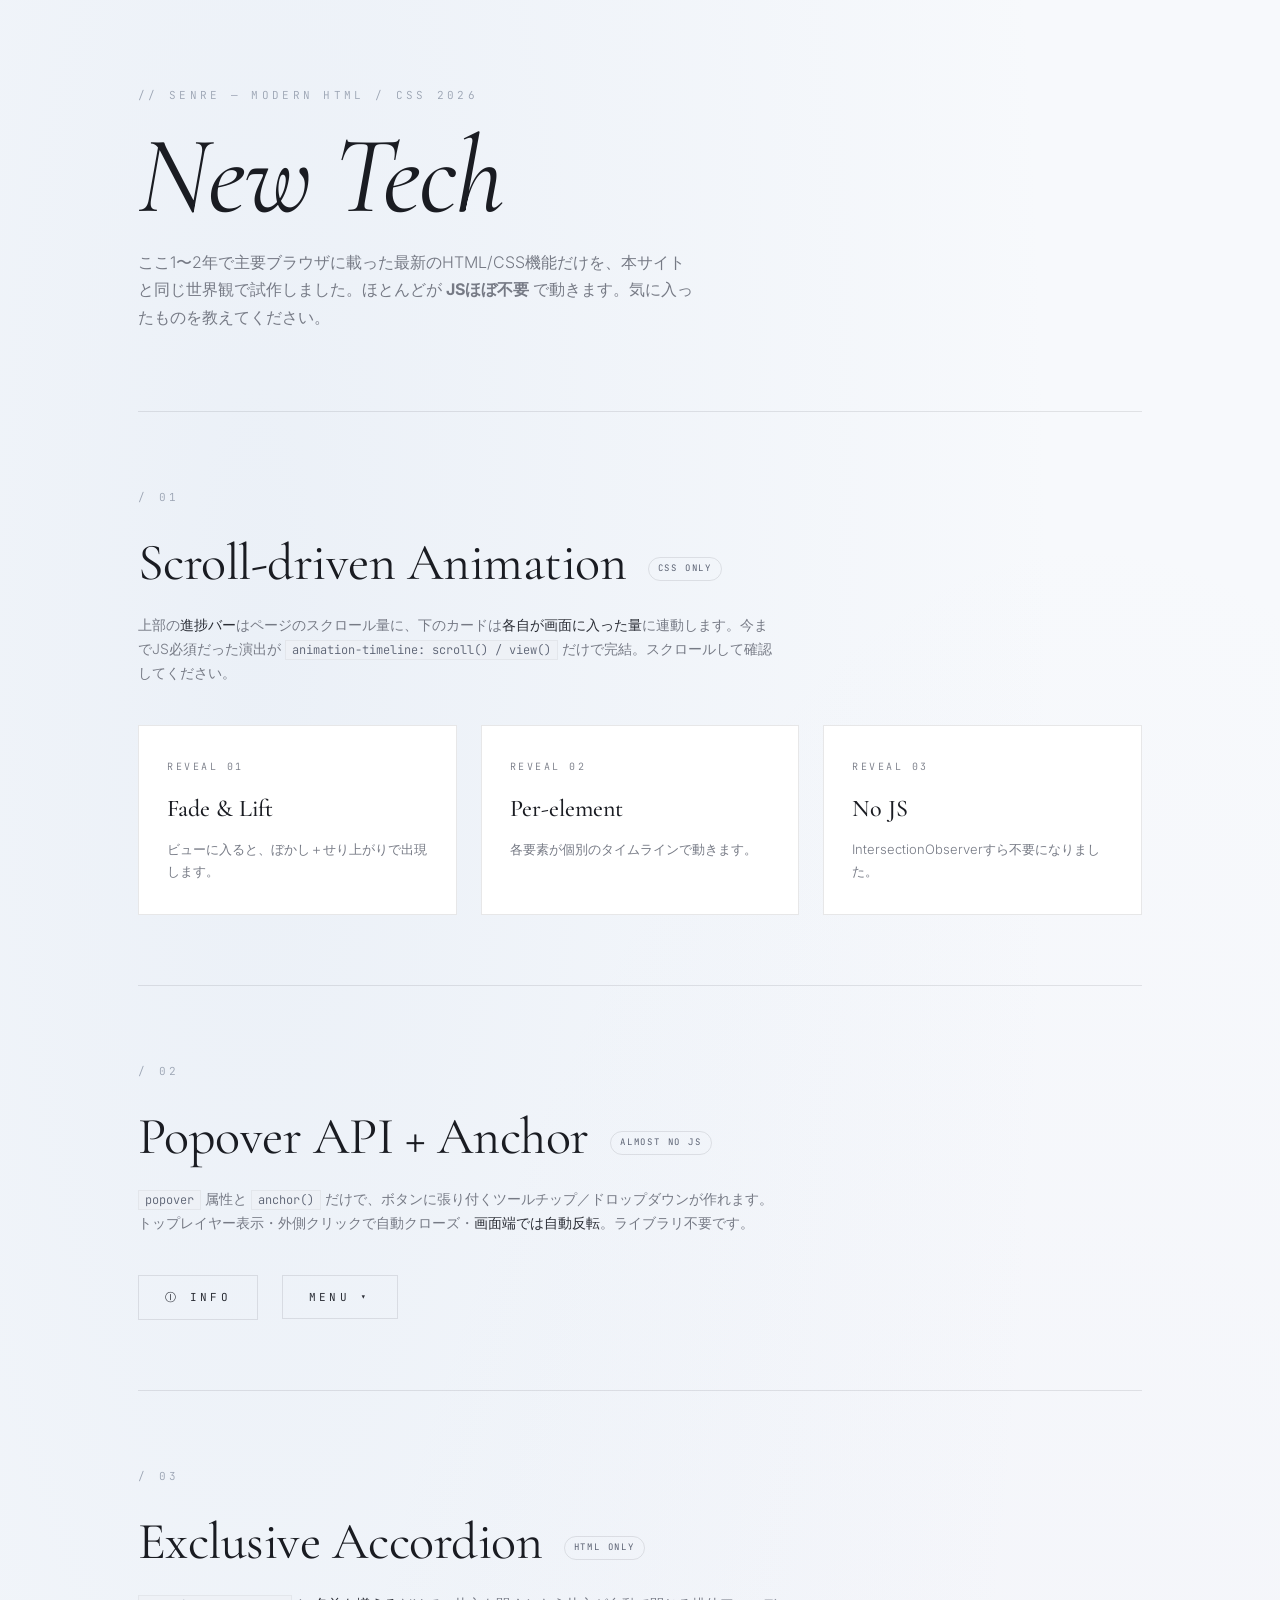
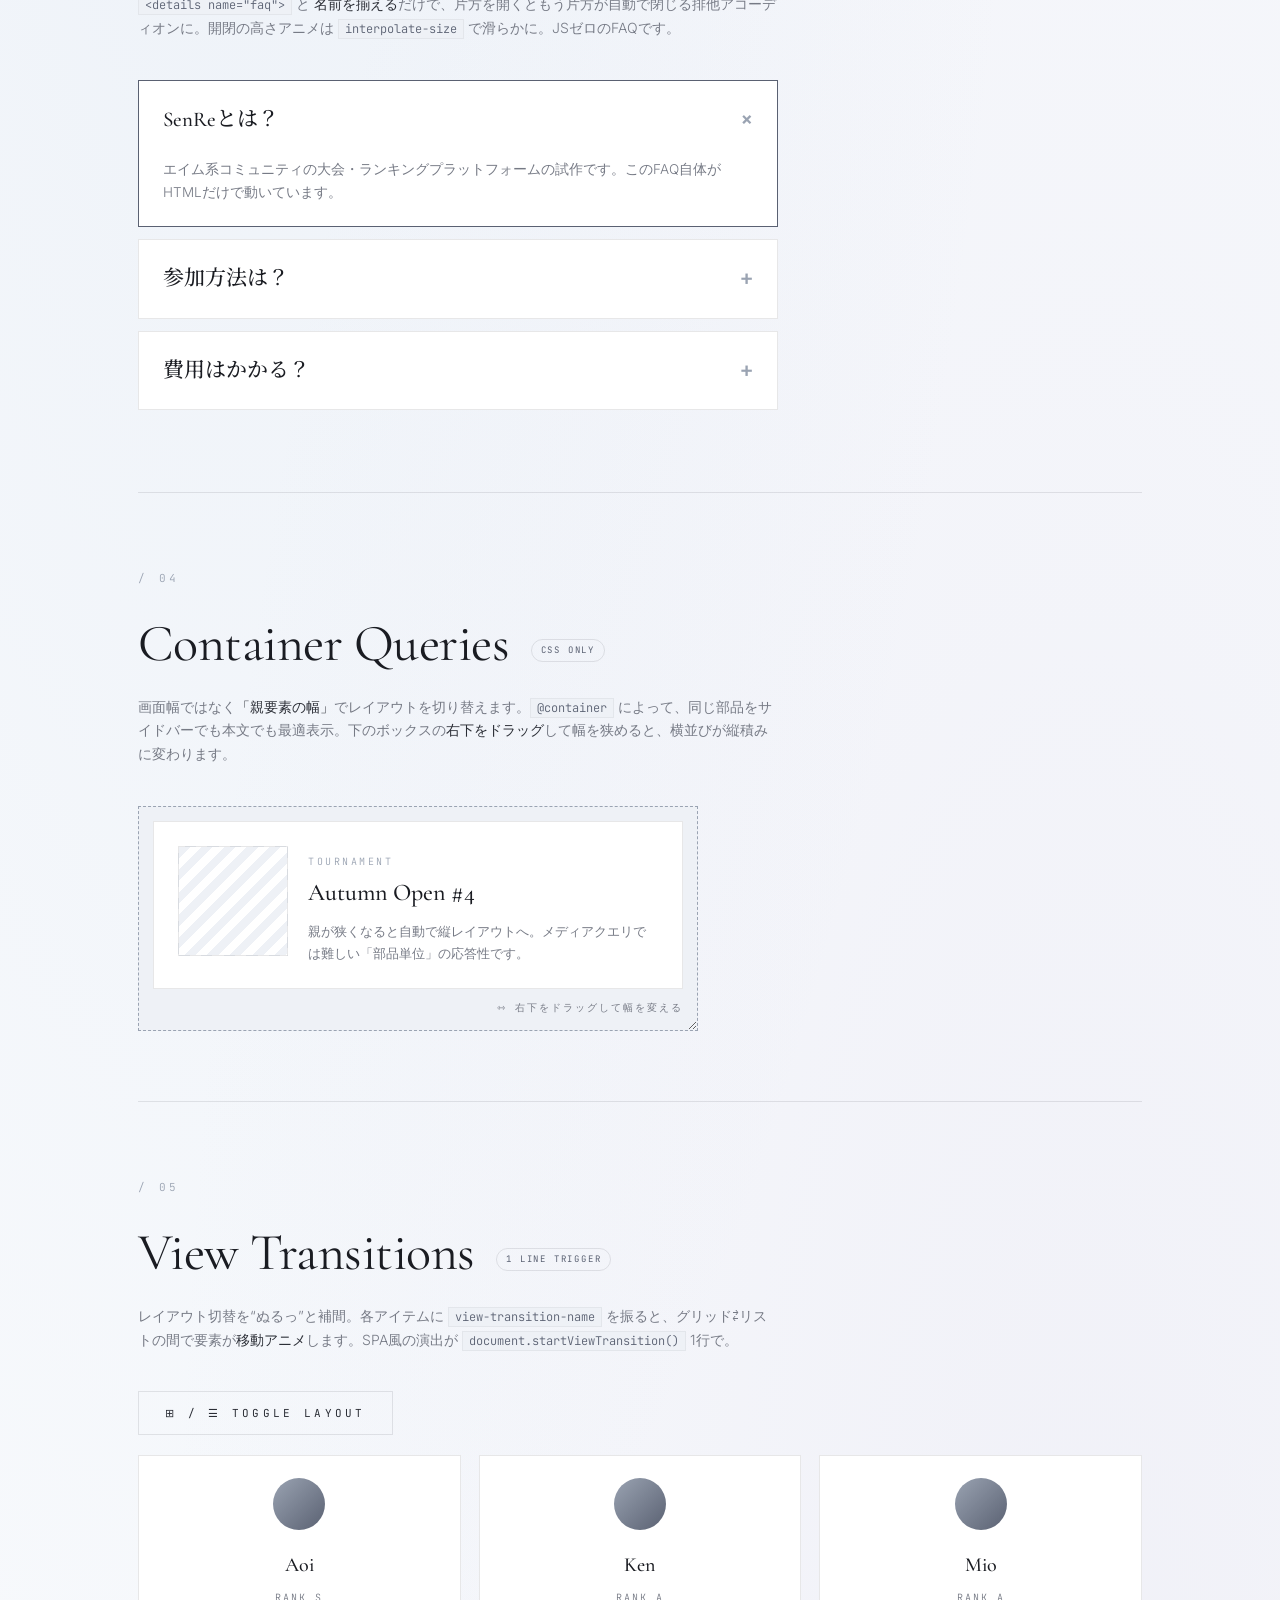
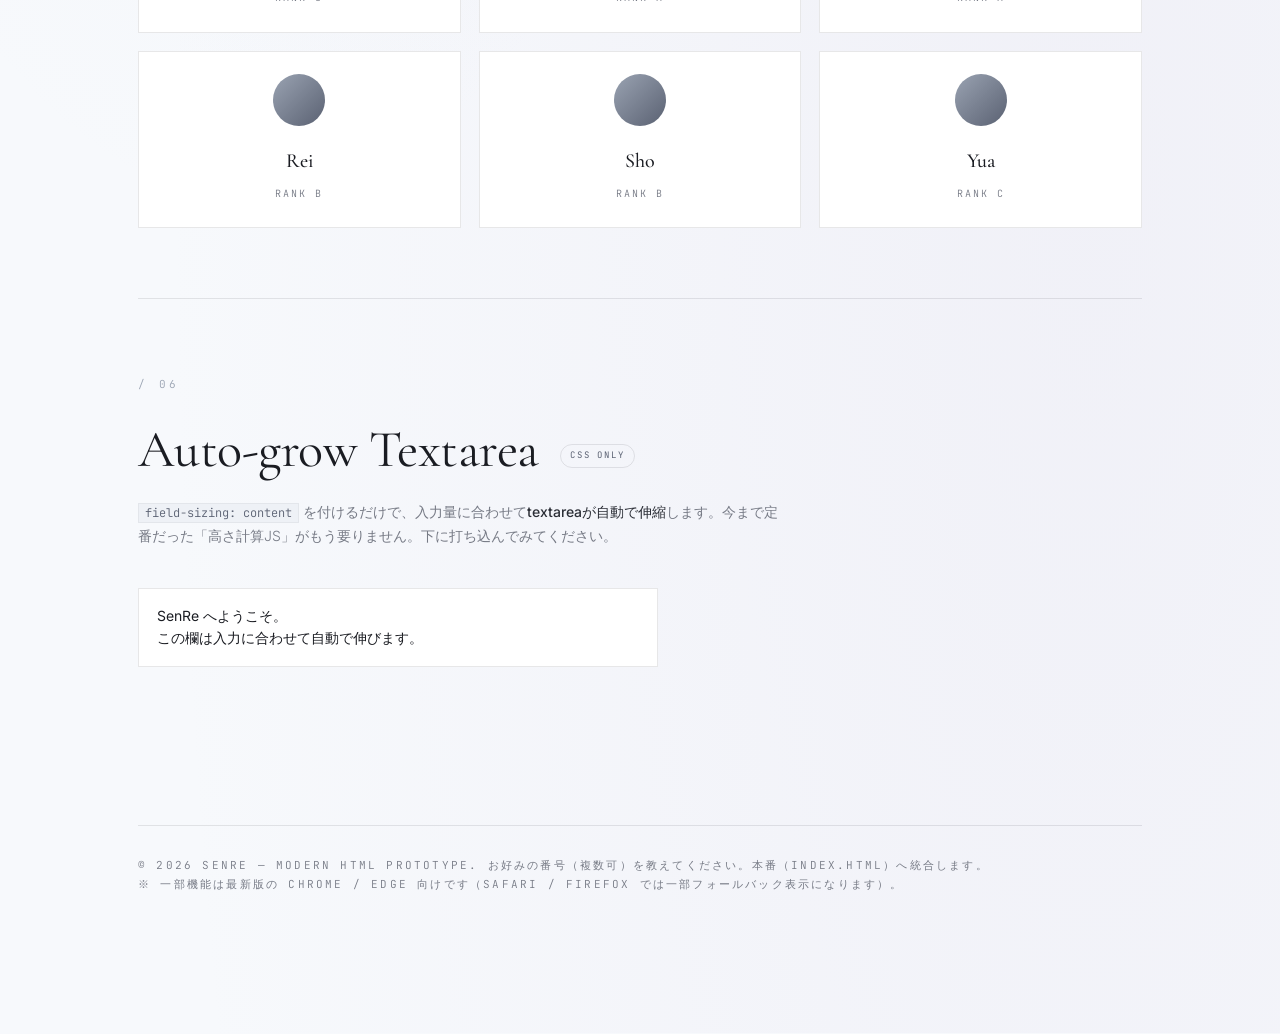
<file: gimmick-demo2.html>
<!DOCTYPE html>
<html lang="ja">
<head>
<meta charset="UTF-8" />
<meta name="viewport" content="width=device-width, initial-scale=1.0" />
<title>SenRe — Modern HTML Demo / 最新HTML試作</title>
<link rel="preconnect" href="https://fonts.googleapis.com">
<link rel="preconnect" href="https://fonts.gstatic.com" crossorigin>
<link href="https://fonts.googleapis.com/css2?family=Cormorant+Garamond:wght@300;400;500;600;700&family=Inter:wght@300;400;500;700&family=JetBrains+Mono:wght@400;500&family=Noto+Serif+JP:wght@300;400;600&display=swap" rel="stylesheet">
<style>
/* ===== 本サイトと共通のトークン ===== */
:root{
  --bg-0:#f7f9fc; --bg-1:#eef1f6; --bg-2:#ffffff;
  --fg:#1a1c22; --fg-soft:#2a2d35; --fg-dim:#767a85;
  --accent:#9aa3b2; --accent-2:#5a6172;
  --line:rgba(26,28,34,.10); --line-soft:rgba(26,28,34,.05);
  --serif:"Cormorant Garamond","Noto Serif JP",Georgia,serif;
  --sans:"Inter","Hiragino Sans","Yu Gothic",sans-serif;
  --mono:"JetBrains Mono",ui-monospace,Menlo,monospace;
}
*{box-sizing:border-box;margin:0;padding:0;}

/* ★ 最新: height:auto などキーワードへもアニメーション可能にする */
:root{ interpolate-size: allow-keywords; }

html{ scroll-behavior:smooth; }
body{
  font-family:var(--sans);font-weight:300;color:var(--fg);background:var(--bg-0);
  line-height:1.7;overflow-x:hidden;
  background-image:
    radial-gradient(ellipse at 20% 15%,rgba(180,200,225,.18),transparent 55%),
    radial-gradient(ellipse at 85% 80%,rgba(200,190,220,.14),transparent 60%);
}
.wrap{max-width:1100px;margin:0 auto;padding:80px 48px 140px;}
.demo-head{margin-bottom:80px;}
.kicker{font-family:var(--mono);font-size:11px;letter-spacing:.3em;color:var(--accent);text-transform:uppercase;}
.demo-head h1{font-family:var(--serif);font-style:italic;font-weight:400;font-size:clamp(48px,9vw,110px);letter-spacing:-.02em;line-height:1;margin:14px 0 18px;
  /* ★ 最新: 見出しの改行を自動でキレイに分配 */
  text-wrap:balance;}
.demo-head p{color:var(--fg-dim);max-width:560px;
  /* ★ 最新: 本文の改行最適化（孤立行を防ぐ） */
  text-wrap:pretty;}

/* セクション共通 */
.demo{padding:70px 0;border-top:1px solid var(--line);}
.demo-no{font-family:var(--mono);font-size:11px;letter-spacing:.3em;color:var(--accent);text-transform:uppercase;}
.demo h2{font-family:var(--serif);font-weight:400;font-size:clamp(30px,5vw,52px);letter-spacing:-.01em;margin:10px 0 6px;text-wrap:balance;}
.demo .lead{color:var(--fg-dim);font-size:14px;margin-bottom:40px;max-width:640px;text-wrap:pretty;}
.demo .lead b{color:var(--fg-soft);font-weight:500;}
.demo .lead code{font-family:var(--mono);font-size:12px;background:var(--bg-1);padding:1px 6px;border:1px solid var(--line-soft);color:var(--accent-2);}
.stage{display:flex;flex-wrap:wrap;gap:28px;align-items:flex-start;}

/* バッジ（対応状況など） */
.badge{display:inline-block;font-family:var(--mono);font-size:9px;letter-spacing:.2em;
  text-transform:uppercase;color:var(--accent-2);border:1px solid var(--line);
  padding:3px 9px;border-radius:99px;margin-left:10px;vertical-align:middle;}

/* ボタン共通 */
.btn{
  display:inline-block;background:transparent;border:1px solid var(--line);
  padding:14px 26px;font-family:var(--mono);font-size:11px;letter-spacing:.3em;
  color:var(--fg-soft);text-transform:uppercase;cursor:pointer;
  transition:border-color .25s,color .25s,background .25s;
}
.btn:hover{border-color:var(--accent);color:var(--accent-2);}

/* カード（共通の見た目） */
.card{
  background:var(--bg-2);border:1px solid var(--line);padding:32px 28px;position:relative;
}
.card .c-no{font-family:var(--mono);font-size:10px;letter-spacing:.25em;color:var(--fg-dim);text-transform:uppercase;margin:0 0 14px;}
.card h3{font-family:var(--serif);font-weight:500;font-size:24px;margin-bottom:8px;}
.card p{font-size:13px;color:var(--fg-dim);}

/* ============================================================
   ① スクロール駆動アニメーション（CSSのみ・JS不要）
   ============================================================ */
/* 上部の読み進めバー: ページのスクロール量に連動 */
.scroll-progress{
  position:fixed;top:0;left:0;height:3px;width:100%;z-index:9999;transform-origin:0 50%;
  background:linear-gradient(90deg,var(--accent-2),var(--accent));
  scale:0 1;
  animation:progressGrow linear both;
  animation-timeline:scroll(root);
}
@keyframes progressGrow{ to{ scale:1 1; } }

/* 要素が「ビューポートに入った量」に連動して出現 */
.reveal{
  animation:revealIn linear both;
  animation-timeline:view();
  animation-range:entry 5% cover 32%;
}
@keyframes revealIn{
  from{ opacity:0; transform:translateY(40px) scale(.96); filter:blur(6px); }
  to  { opacity:1; transform:none; filter:none; }
}
.reveal-row{display:flex;gap:24px;flex-wrap:wrap;}
.reveal-row .card{flex:1;min-width:240px;}

/* ============================================================
   ② Popover API + アンカー・ポジショニング（ほぼJS不要）
   ============================================================ */
.pop-row{display:flex;gap:24px;flex-wrap:wrap;align-items:center;}
.info-btn{anchor-name:--info;}        /* このボタンをアンカーに */
.menu-btn{anchor-name:--menu;}

[popover]{
  margin:0;border:1px solid var(--line);background:var(--bg-2);
  padding:18px 20px;max-width:280px;box-shadow:0 24px 60px rgba(29,27,24,.14);
  /* ★ 出現アニメ: 表示前の初期状態を @starting-style で定義 */
  opacity:1;transform:translateY(0);
  transition:opacity .22s ease, transform .22s cubic-bezier(.2,.7,.2,1), overlay .22s allow-discrete, display .22s allow-discrete;
}
[popover]:not(:popover-open){opacity:0;transform:translateY(8px);}
@starting-style{ [popover]:popover-open{opacity:0;transform:translateY(8px);} }

#infoCard{
  position-anchor:--info;
  top:anchor(bottom);left:anchor(left);margin-top:10px;
  position-try-fallbacks:flip-block, flip-inline;   /* 画面端では自動反転 */
}
#infoCard h4{font-family:var(--serif);font-weight:500;font-size:20px;margin-bottom:6px;}
#infoCard p{font-size:12.5px;color:var(--fg-dim);}

#dropMenu{
  position-anchor:--menu;
  top:anchor(bottom);right:anchor(right);margin-top:10px;
  padding:8px;min-width:200px;
}
#dropMenu a{display:block;font-family:var(--mono);font-size:11px;letter-spacing:.15em;
  text-transform:uppercase;color:var(--fg-soft);text-decoration:none;padding:10px 12px;
  transition:background .2s,color .2s;}
#dropMenu a:hover{background:var(--bg-1);color:var(--accent-2);}

/* ============================================================
   ③ 排他アコーディオン <details name> + :has() + 高さアニメ
   ============================================================ */
.faq{max-width:640px;}
.faq details{border:1px solid var(--line);background:var(--bg-2);margin-bottom:12px;
  transition:border-color .25s;}
/* ★ :has() — 開いているdetailsの親(.faqの子)の見た目を変える */
.faq details:has(>summary):hover{border-color:var(--accent);}
.faq details[open]{border-color:var(--accent-2);}
.faq summary{list-style:none;cursor:pointer;padding:20px 24px;
  font-family:var(--serif);font-size:21px;font-weight:500;
  display:flex;justify-content:space-between;align-items:center;}
.faq summary::-webkit-details-marker{display:none;}
.faq summary::after{content:"+";font-family:var(--mono);font-size:22px;color:var(--accent);
  transition:transform .3s ease;}
.faq details[open] summary::after{transform:rotate(45deg);}
/* ★ interpolate-size により height:auto へ滑らかに開閉 */
.faq .body{height:0;overflow:hidden;transition:height .3s ease, padding .3s ease;padding:0 24px;}
.faq details[open] .body{height:auto;padding:0 24px 22px;}
.faq .body p{font-size:13.5px;color:var(--fg-dim);}

/* ============================================================
   ④ コンテナクエリ（親の幅で出し分け・レスポンシブ部品）
   ============================================================ */
.cq-resize{
  resize:horizontal;overflow:auto;min-width:260px;max-width:100%;width:560px;
  border:1px dashed var(--accent);padding:14px;background:var(--bg-1);
}
.cq-resize::after{content:"⇿ 右下をドラッグして幅を変える";display:block;
  font-family:var(--mono);font-size:10px;letter-spacing:.2em;color:var(--fg-dim);
  text-transform:uppercase;margin-top:10px;text-align:right;}
.cq-card{container-type:inline-size;}
.cq-inner{display:flex;gap:20px;background:var(--bg-2);border:1px solid var(--line);padding:24px;}
.cq-inner .thumb{flex:0 0 110px;height:110px;background:
  repeating-linear-gradient(135deg,var(--bg-1) 0 8px,var(--bg-2) 8px 16px);
  border:1px solid var(--line);}
.cq-inner h3{font-family:var(--serif);font-weight:500;font-size:24px;margin-bottom:6px;}
.cq-inner p{font-size:13px;color:var(--fg-dim);}
.cq-inner .tag{font-family:var(--mono);font-size:10px;letter-spacing:.25em;
  color:var(--accent);text-transform:uppercase;}
/* ★ @container — 「親」が狭くなったら縦積みに切り替え */
@container (max-width: 420px){
  .cq-inner{flex-direction:column;}
  .cq-inner .thumb{flex-basis:auto;width:100%;height:80px;}
}

/* ============================================================
   ⑤ View Transitions（レイアウト切替を“ぬるっ”と）
   ============================================================ */
.vt-controls{margin-bottom:20px;display:flex;gap:14px;flex-wrap:wrap;align-items:center;}
.vt-grid{display:grid;gap:18px;grid-template-columns:repeat(3,1fr);}
.vt-grid.is-list{grid-template-columns:1fr;}
.vt-item{background:var(--bg-2);border:1px solid var(--line);padding:22px;
  display:flex;gap:18px;align-items:center;}
.vt-grid:not(.is-list) .vt-item{flex-direction:column;text-align:center;}
.vt-item .av{width:52px;height:52px;border-radius:50%;flex:0 0 52px;
  background:linear-gradient(135deg,var(--accent),var(--accent-2));}
.vt-item h3{font-family:var(--serif);font-weight:500;font-size:20px;}
.vt-item span{font-family:var(--mono);font-size:10px;letter-spacing:.2em;color:var(--fg-dim);text-transform:uppercase;}
/* 各アイテムに固有名を振ると、要素が“移動”してくれる */
.vt-item.a{view-transition-name:vt-a;}
.vt-item.b{view-transition-name:vt-b;}
.vt-item.c{view-transition-name:vt-c;}
.vt-item.d{view-transition-name:vt-d;}
.vt-item.e{view-transition-name:vt-e;}
.vt-item.f{view-transition-name:vt-f;}
::view-transition-group(*){animation-duration:.4s;}

/* ============================================================
   ⑥ field-sizing（入力に合わせて伸びるtextarea）
   ============================================================ */
.fs-box{max-width:520px;}
.fs-box textarea{
  width:100%;font-family:var(--sans);font-size:14px;color:var(--fg);
  background:var(--bg-2);border:1px solid var(--line);padding:16px 18px;
  line-height:1.6;resize:none;
  field-sizing:content;min-height:3lh;max-height:14lh;   /* ★ 入力量で自動リサイズ */
}
.fs-box textarea:focus{outline:none;border-color:var(--accent-2);}

.foot{margin-top:80px;font-family:var(--mono);font-size:11px;letter-spacing:.2em;color:var(--fg-dim);text-transform:uppercase;border-top:1px solid var(--line);padding-top:30px;text-wrap:pretty;}

/* 動きを抑える設定の人には控えめに */
@media (prefers-reduced-motion: reduce){
  *{animation-duration:.001ms !important;transition-duration:.001ms !important;}
}
</style>
</head>
<body>

<!-- ① スクロール進捗バー（CSSのみ） -->
<div class="scroll-progress" aria-hidden="true"></div>

<div class="wrap">

  <header class="demo-head">
    <span class="kicker">// SENRE — MODERN HTML / CSS 2026</span>
    <h1>New Tech</h1>
    <p>ここ1〜2年で主要ブラウザに載った最新のHTML/CSS機能だけを、本サイトと同じ世界観で試作しました。ほとんどが <b>JSほぼ不要</b> で動きます。気に入ったものを教えてください。</p>
  </header>

  <!-- ① スクロール駆動アニメーション -->
  <section class="demo">
    <span class="demo-no">/ 01</span>
    <h2>Scroll-driven Animation <span class="badge">CSS only</span></h2>
    <p class="lead">上部の<b>進捗バー</b>はページのスクロール量に、下のカードは<b>各自が画面に入った量</b>に連動します。今までJS必須だった演出が <code>animation-timeline: scroll() / view()</code> だけで完結。スクロールして確認してください。</p>
    <div class="reveal-row">
      <div class="card reveal"><div class="c-no">Reveal 01</div><h3>Fade &amp; Lift</h3><p>ビューに入ると、ぼかし＋せり上がりで出現します。</p></div>
      <div class="card reveal"><div class="c-no">Reveal 02</div><h3>Per-element</h3><p>各要素が個別のタイムラインで動きます。</p></div>
      <div class="card reveal"><div class="c-no">Reveal 03</div><h3>No JS</h3><p>IntersectionObserverすら不要になりました。</p></div>
    </div>
  </section>

  <!-- ② Popover + Anchor Positioning -->
  <section class="demo">
    <span class="demo-no">/ 02</span>
    <h2>Popover API + Anchor <span class="badge">almost no JS</span></h2>
    <p class="lead"><code>popover</code> 属性と <code>anchor()</code> だけで、ボタンに張り付くツールチップ／ドロップダウンが作れます。トップレイヤー表示・外側クリックで自動クローズ・<b>画面端では自動反転</b>。ライブラリ不要です。</p>
    <div class="pop-row">
      <button class="btn info-btn" popovertarget="infoCard">ⓘ Info</button>
      <button class="btn menu-btn" popovertarget="dropMenu">Menu ▾</button>

      <div id="infoCard" popover>
        <h4>Anchored Tooltip</h4>
        <p>このカードは Info ボタンの真下にアンカー配置されています。位置計算のJSは一切ありません。</p>
      </div>
      <div id="dropMenu" popover>
        <a href="#">View Profile</a>
        <a href="#">Tournaments</a>
        <a href="#">Settings</a>
        <a href="#">Sign Out</a>
      </div>
    </div>
  </section>

  <!-- ③ 排他アコーディオン -->
  <section class="demo">
    <span class="demo-no">/ 03</span>
    <h2>Exclusive Accordion <span class="badge">HTML only</span></h2>
    <p class="lead"><code>&lt;details name="faq"&gt;</code> と <b>名前を揃える</b>だけで、片方を開くともう片方が自動で閉じる排他アコーディオンに。開閉の高さアニメは <code>interpolate-size</code> で滑らかに。JSゼロのFAQです。</p>
    <div class="faq">
      <details name="faq" open>
        <summary>SenReとは？</summary>
        <div class="body"><p>エイム系コミュニティの大会・ランキングプラットフォームの試作です。このFAQ自体がHTMLだけで動いています。</p></div>
      </details>
      <details name="faq">
        <summary>参加方法は？</summary>
        <div class="body"><p>この項目を開くと、上の項目が自動で閉じたはずです。<code>name</code>属性を共有しているためです。</p></div>
      </details>
      <details name="faq">
        <summary>費用はかかる？</summary>
        <div class="body"><p>無料です。開閉のアニメーションは <code>height:auto</code> へ補間できる最新CSSで実現しています。</p></div>
      </details>
    </div>
  </section>

  <!-- ④ コンテナクエリ -->
  <section class="demo">
    <span class="demo-no">/ 04</span>
    <h2>Container Queries <span class="badge">CSS only</span></h2>
    <p class="lead">画面幅ではなく<b>「親要素の幅」</b>でレイアウトを切り替えます。<code>@container</code> によって、同じ部品をサイドバーでも本文でも最適表示。下のボックスの<b>右下をドラッグ</b>して幅を狭めると、横並びが縦積みに変わります。</p>
    <div class="cq-resize">
      <div class="cq-card">
        <div class="cq-inner">
          <div class="thumb"></div>
          <div>
            <span class="tag">Tournament</span>
            <h3>Autumn Open #4</h3>
            <p>親が狭くなると自動で縦レイアウトへ。メディアクエリでは難しい「部品単位」の応答性です。</p>
          </div>
        </div>
      </div>
    </div>
  </section>

  <!-- ⑤ View Transitions -->
  <section class="demo">
    <span class="demo-no">/ 05</span>
    <h2>View Transitions <span class="badge">1 line trigger</span></h2>
    <p class="lead">レイアウト切替を“ぬるっ”と補間。各アイテムに <code>view-transition-name</code> を振ると、グリッド⇄リストの間で要素が<b>移動アニメ</b>します。SPA風の演出が <code>document.startViewTransition()</code> 1行で。</p>
    <div class="vt-controls">
      <button class="btn" id="vtToggle">⊞ / ☰  Toggle Layout</button>
    </div>
    <div class="vt-grid" id="vtGrid">
      <div class="vt-item a"><div class="av"></div><div><h3>Aoi</h3><span>Rank S</span></div></div>
      <div class="vt-item b"><div class="av"></div><div><h3>Ken</h3><span>Rank A</span></div></div>
      <div class="vt-item c"><div class="av"></div><div><h3>Mio</h3><span>Rank A</span></div></div>
      <div class="vt-item d"><div class="av"></div><div><h3>Rei</h3><span>Rank B</span></div></div>
      <div class="vt-item e"><div class="av"></div><div><h3>Sho</h3><span>Rank B</span></div></div>
      <div class="vt-item f"><div class="av"></div><div><h3>Yua</h3><span>Rank C</span></div></div>
    </div>
  </section>

  <!-- ⑥ field-sizing -->
  <section class="demo">
    <span class="demo-no">/ 06</span>
    <h2>Auto-grow Textarea <span class="badge">CSS only</span></h2>
    <p class="lead"><code>field-sizing: content</code> を付けるだけで、入力量に合わせて<b>textareaが自動で伸縮</b>します。今まで定番だった「高さ計算JS」がもう要りません。下に打ち込んでみてください。</p>
    <div class="fs-box">
      <textarea placeholder="ここに入力すると、行数に応じて高さが自動で変わります…">SenRe へようこそ。
この欄は入力に合わせて自動で伸びます。</textarea>
    </div>
  </section>

  <p class="foot">© 2026 SenRe — Modern HTML Prototype. お好みの番号（複数可）を教えてください。本番（index.html）へ統合します。<br>※ 一部機能は最新版の Chrome / Edge 向けです（Safari / Firefox では一部フォールバック表示になります）。</p>

</div>

<script>
/* ============================================================
   ⑤ View Transitions — レイアウト切替を補間
   （非対応ブラウザでは通常切替にフォールバック）
   ============================================================ */
const vtGrid = document.getElementById('vtGrid');
document.getElementById('vtToggle').addEventListener('click', ()=>{
  const apply = ()=> vtGrid.classList.toggle('is-list');
  if(document.startViewTransition){
    document.startViewTransition(apply);
  } else {
    apply(); // フォールバック
  }
});

/* それ以外（①〜④・⑥）は CSS / HTML だけで動作しています */
</script>
</body>
</html>
</file>
<file: style.css>
:root {
  --bg-0: #f7f9fc;       /* パールホワイト（寒色寄りの白） */
  --bg-1: #eef1f6;       /* シルバーグレーがかった白 */
  --bg-2: #ffffff;       /* 純白ハイライト */
  --fg:   #1a1c22;       /* 青みを帯びた黒 */
  --fg-soft: #2a2d35;
  --fg-dim: #767a85;
  --accent: #9aa3b2;     /* シルバーグレー */
  --accent-2: #5a6172;   /* 深いスチールグレー */
  --line: rgba(26, 28, 34, 0.10);
  --line-soft: rgba(26, 28, 34, 0.05);

  --serif: "Cormorant Garamond", "Noto Serif JP", Georgia, "Yu Mincho", serif;
  --sans:  "Inter", "Hiragino Sans", "Yu Gothic", sans-serif;
  --mono:  "JetBrains Mono", ui-monospace, Menlo, monospace;
}

* { box-sizing: border-box; margin: 0; padding: 0; }
html { scroll-behavior: smooth; }

body {
  font-family: var(--sans);
  font-weight: 300;
  color: var(--fg);
  background: var(--bg-0);
  overflow-x: hidden;
  line-height: 1.7;
  transition: background-color 1s ease;

  /* パールホワイトらしい寒色系のぼんやりした色ムラ */
  background-image:
    radial-gradient(ellipse at 20% 15%, rgba(180,200,225,0.18), transparent 55%),
    radial-gradient(ellipse at 85% 80%, rgba(200,190,220,0.14), transparent 60%),
    radial-gradient(ellipse at 50% 110%, rgba(150,165,190,0.10), transparent 50%);
}

a { color: inherit; text-decoration: none; }
ul, ol { list-style: none; }

/* ============== 大理石の脈 ============== */
.marble-veins {
  pointer-events: none;
  position: fixed;
  inset: 0;
  z-index: 0;
  opacity: .35;
  background-image:
    repeating-linear-gradient(115deg,
      transparent 0,
      transparent 90px,
      rgba(80,100,130,0.05) 90px,
      rgba(80,100,130,0.05) 91px,
      transparent 91px,
      transparent 200px),
    repeating-linear-gradient(75deg,
      transparent 0,
      transparent 160px,
      rgba(150,165,195,0.06) 160px,
      rgba(150,165,195,0.06) 161px,
      transparent 161px,
      transparent 280px);
  mix-blend-mode: multiply;
}

/* ============== 進捗バー ============== */
.progress-bar {
  position: fixed;
  top: 0; left: 0;
  height: 2px;
  width: 0%;
  background: linear-gradient(90deg, var(--accent), var(--accent-2));
  z-index: 1000;
}

/* ============== NAV ============== */
.nav {
  position: fixed;
  top: 0; left: 0; right: 0;
  z-index: 100;
  display: flex;
  justify-content: space-between;
  align-items: center;
  padding: 22px 36px;
  font-family: var(--mono);
  font-size: 12px;
  letter-spacing: .14em;
  background: linear-gradient(to bottom, rgba(247,249,252,0.88), rgba(247,249,252,0));
  backdrop-filter: blur(8px);
  -webkit-backdrop-filter: blur(8px);
}
.nav-logo {
  font-family: var(--serif);
  font-size: 22px;
  font-weight: 500;
  letter-spacing: .12em;
  color: var(--fg);
}
.logo-mark { color: var(--accent); margin-right: 8px; font-size: 14px; }

.nav-links { display: flex; gap: 28px; }
.nav-links a {
  position: relative;
  color: var(--fg-soft);
  text-transform: uppercase;
  transition: color .25s;
}
.nav-links a::after {
  content: "";
  position: absolute;
  left: 0; bottom: -6px;
  width: 0; height: 1px;
  background: var(--accent);
  transition: width .35s ease;
}
.nav-links a:hover { color: var(--accent); }
.nav-links a:hover::after { width: 100%; }

/* ============== セクション共通 ============== */
.section {
  position: relative;
  z-index: 1;
  min-height: 100vh;
  padding: 160px 48px 120px;
  max-width: 1200px;
  margin: 0 auto;
}
.section-no {
  font-family: var(--mono);
  font-size: 11px;
  letter-spacing: .3em;
  color: var(--accent);
  display: block;
  margin-bottom: 16px;
  text-transform: uppercase;
}
.section-title {
  font-family: var(--serif);
  font-weight: 400;
  font-size: clamp(44px, 7vw, 88px);
  letter-spacing: -0.01em;
  line-height: 1.05;
  margin-bottom: 64px;
  color: var(--fg);
}
.section-title::after {
  content: "";
  display: block;
  width: 48px;
  height: 1px;
  background: var(--accent);
  margin-top: 28px;
}

/* ============== HERO ============== */
.hero {
  min-height: 100vh;
  padding: 160px 48px 80px;
  display: flex;
  flex-direction: column;
  justify-content: center;
  align-items: flex-start;
  max-width: 1400px;
  overflow: hidden;
}
.grid-bg {
  position: absolute;
  inset: -10% -5% -5% -5%;
  background-image:
    linear-gradient(rgba(29,27,24,0.05) 1px, transparent 1px),
    linear-gradient(90deg, rgba(29,27,24,0.05) 1px, transparent 1px);
  background-size: 80px 80px;
  mask-image: radial-gradient(ellipse at 50% 50%, #000 35%, transparent 80%);
  -webkit-mask-image: radial-gradient(ellipse at 50% 50%, #000 35%, transparent 80%);
  will-change: transform;
  z-index: 0;
}

/* オーナメント（クロスヘアに代わる装飾） */
.ornament {
  position: absolute;
  top: 28%;
  right: 7%;
  width: 280px;
  height: 280px;
  pointer-events: none;
  z-index: 0;
  will-change: transform;
}
.o-ring, .o-ring-2 {
  position: absolute;
  inset: 0;
  border: 1px solid var(--accent);
  border-radius: 50%;
  opacity: .55;
}
.o-ring-2 {
  inset: 22%;
  border-style: solid;
  opacity: .35;
  animation: ringPulse 5s ease-in-out infinite;
}
@keyframes ringPulse {
  0%, 100% { transform: scale(1); opacity: .35; }
  50%      { transform: scale(1.08); opacity: .6; }
}
.o-dot {
  position: absolute;
  top: 50%; left: 50%;
  width: 6px; height: 6px;
  background: var(--accent);
  border-radius: 50%;
  transform: translate(-50%, -50%);
}

.hero-meta { position: relative; z-index: 1; }
.tag {
  font-family: var(--mono);
  font-size: 11px;
  letter-spacing: .3em;
  color: var(--accent);
  padding-left: 14px;
  position: relative;
  text-transform: uppercase;
}
.tag::before {
  content: "";
  position: absolute;
  left: 0; top: 50%;
  width: 8px; height: 1px;
  background: var(--accent);
  transform: translateY(-50%);
}

.hero-title {
  position: relative;
  z-index: 1;
  font-family: var(--serif);
  font-style: italic;
  font-weight: 400;
  font-size: clamp(96px, 20vw, 280px);
  letter-spacing: -0.02em;
  line-height: 0.95;
  margin: 28px 0 14px;
  color: var(--fg);
}
/* "Re" の部分だけゴールドにしたい場合の演出用 */
.hero-title::first-letter {
  /* 必要に応じて装飾 */
}

.hero-sub {
  position: relative;
  z-index: 1;
  font-family: var(--serif);
  font-style: italic;
  font-size: clamp(18px, 2.2vw, 26px);
  letter-spacing: .04em;
  color: var(--fg-dim);
  font-weight: 300;
}

.hero-stats {
  position: relative;
  z-index: 1;
  display: flex;
  gap: 56px;
  margin-top: 64px;
  flex-wrap: wrap;
}
.hero-stats > div {
  padding-left: 18px;
  border-left: 1px solid var(--accent);
}
.hero-stats b {
  display: block;
  font-family: var(--serif);
  font-weight: 500;
  font-size: 36px;
  color: var(--fg);
  line-height: 1;
  margin-bottom: 6px;
}
.hero-stats span {
  font-family: var(--mono);
  font-size: 10px;
  letter-spacing: .3em;
  color: var(--fg-dim);
  text-transform: uppercase;
}

.scroll-hint {
  position: absolute;
  bottom: 40px;
  left: 48px;
  font-family: var(--mono);
  font-size: 10px;
  letter-spacing: .4em;
  color: var(--fg-dim);
  text-transform: uppercase;
  animation: hint 2.4s ease-in-out infinite;
}
@keyframes hint {
  0%, 100% { transform: translateY(0); opacity: .65; }
  50%      { transform: translateY(6px); opacity: 1; }
}

/* ============== ABOUT ============== */
.about-grid {
  display: grid;
  grid-template-columns: 1.1fr 1fr;
  gap: 80px;
  align-items: start;
}
.about-grid p {
  font-family: var(--serif);
  font-size: 19px;
  line-height: 1.9;
  color: var(--fg-soft);
  font-weight: 400;
}
.about-grid p b { font-weight: 600; color: var(--fg); }
.about-points li {
  display: flex;
  align-items: baseline;
  gap: 18px;
  padding: 18px 0;
  border-bottom: 1px solid var(--line);
  font-size: 15px;
  color: var(--fg-soft);
}
.about-points li span {
  font-family: var(--mono);
  font-size: 11px;
  letter-spacing: .2em;
  color: var(--accent);
}

/* ============== RESULTS (Pin) ============== */
.pin-section {
  position: relative;
  z-index: 1;
  height: 400vh;
  background: var(--bg-1);
}
.pin-track {
  position: sticky;
  top: 0;
  height: 100vh;
  overflow: hidden;
}
.pin-stage {
  height: 100%;
  padding: 120px 0 80px 48px;
  display: flex;
  flex-direction: column;
  justify-content: center;
}
.pin-head { padding-right: 48px; margin-bottom: 48px; }
.pin-head .section-title { margin-bottom: 12px; }
.pin-hint {
  font-family: var(--mono);
  font-size: 11px;
  letter-spacing: .25em;
  color: var(--fg-dim);
  text-transform: uppercase;
}
.pin-panels {
  display: flex;
  gap: 32px;
  will-change: transform;
  padding-right: 48px;
}
.result {
  flex: 0 0 400px;
  height: 480px;
  background: var(--bg-2);
  border: 1px solid var(--line);
  padding: 36px 32px;
  display: flex;
  flex-direction: column;
  position: relative;
  transition: transform .4s ease, box-shadow .4s ease, border-color .4s ease;
}
.result:hover {
  transform: translateY(-8px);
  border-color: var(--accent);
  box-shadow: 0 20px 50px rgba(29,27,24,0.08);
}
/* 上下にラインを引いてエレガントに */
.result::before {
  content: "";
  position: absolute;
  top: 18px; left: 32px; right: 32px;
  height: 1px;
  background: var(--accent);
  opacity: .6;
}
.result header {
  display: flex;
  justify-content: space-between;
  font-family: var(--mono);
  font-size: 10px;
  letter-spacing: .25em;
  color: var(--fg-dim);
  margin: 12px 0 28px;
  text-transform: uppercase;
}
.r-season { color: var(--accent); }
.result h3 {
  font-family: var(--serif);
  font-weight: 500;
  font-size: 32px;
  line-height: 1.1;
  margin-bottom: 14px;
  letter-spacing: -.01em;
}
.r-desc {
  font-size: 14px;
  color: var(--fg-dim);
  margin-bottom: 28px;
}
.r-podium {
  display: grid;
  gap: 6px;
  margin-bottom: auto;
}
.r-podium div {
  display: flex;
  justify-content: space-between;
  align-items: baseline;
  padding: 10px 0;
  border-bottom: 1px solid var(--line-soft);
}
.r-podium dt {
  font-family: var(--mono);
  font-size: 11px;
  letter-spacing: .2em;
  color: var(--fg-dim);
}
.r-podium dd {
  font-family: var(--serif);
  font-size: 17px;
  color: var(--fg);
}
.r-podium div:nth-child(1) dt { color: #c0a978; }
.r-podium div:nth-child(2) dt { color: #a8b0bd; }
.r-podium div:nth-child(3) dt { color: #b8917a; }
.r-count {
  font-family: var(--mono);
  font-size: 10px;
  letter-spacing: .25em;
  color: var(--fg-dim);
  margin-top: 20px;
  text-transform: uppercase;
}

/* ============== SCHEDULE ============== */
.schedule { background: transparent; }
.timeline {
  position: relative;
  padding-left: 36px;
}
.timeline::before {
  content: "";
  position: absolute;
  left: 6px; top: 6px; bottom: 6px;
  width: 1px;
  background: linear-gradient(to bottom, var(--accent), transparent);
}
.timeline li {
  position: relative;
  display: grid;
  grid-template-columns: 220px 1fr;
  gap: 40px;
  padding: 28px 0 36px;
  border-bottom: 1px solid var(--line);
}
.timeline li::before {
  content: "";
  position: absolute;
  left: -36px;
  top: 38px;
  width: 12px; height: 12px;
  background: var(--bg-0);
  border: 1px solid var(--accent);
  border-radius: 50%;
}
.tl-date {
  font-family: var(--serif);
  font-weight: 500;
  font-size: 22px;
  color: var(--fg);
}
.tl-date span {
  display: block;
  font-family: var(--mono);
  font-size: 11px;
  letter-spacing: .3em;
  color: var(--fg-dim);
  margin-top: 6px;
}
.tl-body h3 {
  font-family: var(--serif);
  font-weight: 500;
  font-size: 26px;
  margin-bottom: 10px;
  letter-spacing: -.005em;
}
.tl-body p {
  color: var(--fg-dim);
  font-size: 14px;
  margin-bottom: 14px;
}
.tl-status {
  display: inline-block;
  font-family: var(--mono);
  font-size: 10px;
  letter-spacing: .3em;
  padding: 6px 14px;
  border: 1px solid;
  text-transform: uppercase;
}
.tl-status.open { color: var(--accent); border-color: var(--accent); }
.tl-status.soon { color: var(--accent-2); border-color: var(--accent-2); }
.tl-status.tba  { color: var(--fg-dim); border-color: var(--fg-dim); }

/* ============== MEMBERS ============== */
.members { background: transparent; }
/* 手動・無限ループ・カルーセル
   .member-grid … スクロール容器（ドラッグ／スワイプ／ホイールで送る）
   .member-track … カードを横一列に並べた帯。script.js が前後に複製セットを
                   足し、端まで来たらスクロール位置を1セットぶん巻き戻す/送る
                   ことで「8枚目の右に1枚目」が途切れず続く円環スクロールになる。 */
.member-grid {
  overflow-x: auto;
  overflow-y: hidden;
  /* 上下の余白：ホバーで浮くカードと影が overflow で見切れないように確保 */
  padding: 24px 0 28px;
  /* ドラッグ操作主体なのでスクロールバーは隠す */
  scrollbar-width: none;          /* Firefox */
  -ms-overflow-style: none;       /* 旧Edge/IE */
  -webkit-overflow-scrolling: touch;
  overscroll-behavior-x: contain; /* 端での横バウンス・ページ送りを抑制 */
}
.member-grid::-webkit-scrollbar { display: none; }   /* Chrome / Safari */

.member-track {
  /* カード寸法の単一管理（.member-x の幅もこの変数を参照） */
  --card-w: 240px;
  --card-gap: 28px;
  --card-count: 8;        /* オリジナル枚数。枚数を変えたらここも更新 */

  display: flex;
  gap: var(--card-gap);
  width: max-content;     /* カードぶん横に伸ばす */
}
/* ドラッグ中はテキスト選択を無効化して掴み心地をよくする */
.member-grid.is-dragging,
.member-grid.is-dragging .member-track {
  user-select: none;
}
/* メンバーカード：アイコン＋名前。カード全体がXプロフィールへのリンク */
.member-x {
  position: relative;
  flex: 0 0 var(--card-w, 240px);   /* 幅を固定して折り返さない */
  display: flex;
  flex-direction: column;
  align-items: center;
  text-align: center;
  padding: 40px 28px;
  background: var(--bg-2);
  border: 1px solid var(--line);
  text-decoration: none;
  color: inherit;
  transition: transform .4s ease, border-color .4s ease, box-shadow .4s ease;
}
.member-x:hover {
  transform: translateY(-8px);
  border-color: var(--accent);
  box-shadow: 0 20px 50px rgba(29,27,24,0.08);
}

/* アイコン（プロフィール画像）。画像が無い場合は記号フォールバックを表示 */
.mx-avatar {
  position: relative;
  width: 84px;
  height: 84px;
  margin-bottom: 20px;
  border-radius: 50%;
  overflow: hidden;
  background: var(--bg-1);
  border: 1px solid var(--line);
  display: flex;
  align-items: center;
  justify-content: center;
  transition: border-color .4s ease;
}
.member-x:hover .mx-avatar { border-color: var(--accent); }
.mx-avatar img {
  position: absolute;
  inset: 0;
  width: 100%;
  height: 100%;
  object-fit: cover;
}
.mx-fallback {
  font-size: 34px;
  color: var(--accent);
  line-height: 1;
}

/* 立ち位置（役割）バッジ：アイコンと名前の間に表示する小さなピル */
.mx-role {
  display: inline-block;
  margin-bottom: 12px;
  padding: 4px 12px;
  border: 1px solid var(--line);
  border-radius: 999px;
  font-family: var(--mono);
  font-size: 10px;
  letter-spacing: .18em;
  color: var(--fg-dim);
  background: var(--bg-1);
  transition: border-color .4s ease, color .4s ease, background .4s ease;
}
.member-x:hover .mx-role {
  border-color: var(--accent);
  color: var(--fg);
}
/* 主催は強調表示（深いスチールグレーで塗り） */
.mx-role-lead {
  border-color: var(--accent-2);
  background: var(--accent-2);
  color: var(--bg-2);
}
.member-x:hover .mx-role-lead {
  border-color: var(--accent-2);
  color: var(--bg-2);
}

.mx-name {
  font-family: var(--serif);
  font-weight: 500;
  font-size: 24px;
  letter-spacing: -.005em;
  color: var(--fg);
}

/* X（旧Twitter）ハンドル：Xロゴ＋@ID。ホバーで色が締まる */
.mx-handle {
  display: inline-flex;
  align-items: center;
  gap: 7px;
  margin-top: 8px;
  font-family: var(--mono);
  font-size: 11px;
  letter-spacing: .12em;
  color: var(--fg-dim);
  transition: color .3s ease;
}
.member-x:hover .mx-handle { color: var(--fg); }
.mx-handle svg {
  width: 13px;
  height: 13px;
  fill: currentColor;
}

/* スタガー */
.member-grid .member-x:nth-child(1) { --delay: 0s; }
.member-grid .member-x:nth-child(2) { --delay: .1s; }
.member-grid .member-x:nth-child(3) { --delay: .2s; }
.member-grid .member-x:nth-child(4) { --delay: .3s; }
.member-grid .member-x:nth-child(5) { --delay: .4s; }
.member-grid .member-x:nth-child(6) { --delay: .5s; }
.member-grid .member-x:nth-child(7) { --delay: .6s; }
.member-grid .member-x:nth-child(8) { --delay: .7s; }
/* 9枚目以降は遅延が長くなりすぎないよう .8s で頭打ち */
.member-grid .member-x:nth-child(n+9) { --delay: .8s; }

/* ============== CONTACT ============== */
.contact { background: transparent; }
.contact-grid {
  display: grid;
  grid-template-columns: 1fr 1fr;
  gap: 64px;
  align-items: start;
}
.contact-lead {
  font-family: var(--serif);
  font-size: 19px;
  line-height: 1.9;
  color: var(--fg-soft);
  font-weight: 400;
}

.contact-card {
  position: relative;
  padding: 44px 40px 36px;
  background: var(--bg-2);
  border: 1px solid var(--line);
  transition: transform .4s ease, border-color .4s ease, box-shadow .4s ease;
}
.contact-card:hover {
  transform: translateY(-6px);
  border-color: var(--accent);
  box-shadow: 0 20px 50px rgba(29,27,24,0.08);
}
.contact-card::before {
  content: "";
  position: absolute;
  top: 18px; left: 40px; right: 40px;
  height: 1px;
  background: var(--accent);
  opacity: .6;
}
.contact-label {
  display: block;
  font-family: var(--mono);
  font-size: 11px;
  letter-spacing: .3em;
  color: var(--accent);
  margin: 8px 0 22px;
  text-transform: uppercase;
}
.contact-mail {
  display: inline-block;
  font-family: var(--serif);
  font-style: italic;
  font-weight: 500;
  font-size: clamp(28px, 4vw, 44px);
  letter-spacing: -.005em;
  color: var(--fg);
  line-height: 1.2;
  word-break: break-all;
  border-bottom: 1px solid transparent;
  transition: color .25s, border-color .25s;
}
.contact-mail:hover {
  color: var(--accent-2);
  border-bottom-color: var(--accent);
}

.contact-copy {
  margin-top: 22px;
  background: transparent;
  border: 1px solid var(--line);
  padding: 10px 18px;
  font-family: var(--mono);
  font-size: 10px;
  letter-spacing: .3em;
  color: var(--fg-soft);
  text-transform: uppercase;
  cursor: pointer;
  transition: border-color .25s, color .25s, background .25s;
}
.contact-copy:hover {
  border-color: var(--accent);
  color: var(--accent-2);
}
.contact-copy.is-copied {
  border-color: var(--accent-2);
  color: var(--accent-2);
  background: rgba(90,97,114,0.05);
}

.contact-note {
  margin-top: 32px;
  font-size: 13px;
  line-height: 1.9;
  color: var(--fg-dim);
}
.contact-note b { color: var(--fg-soft); font-weight: 500; }

/* ============== FOOTER ============== */
.footer {
  position: relative;
  z-index: 1;
  background: var(--bg-1);
  border-top: 1px solid var(--line);
  padding: 60px 36px;
  font-family: var(--mono);
}
.footer-inner {
  max-width: 1200px;
  margin: 0 auto;
  display: flex;
  flex-wrap: wrap;
  gap: 28px;
  justify-content: space-between;
  align-items: center;
}
.f-logo {
  font-family: var(--serif);
  font-weight: 500;
  font-size: 20px;
  letter-spacing: .12em;
  color: var(--fg);
}
.f-copy {
  font-size: 11px;
  letter-spacing: .2em;
  color: var(--fg-dim);
  text-transform: uppercase;
}
.f-links { display: flex; gap: 24px; }
.f-links a {
  font-size: 11px;
  letter-spacing: .25em;
  color: var(--fg-dim);
  transition: color .25s;
  text-transform: uppercase;
}
.f-links a:hover { color: var(--accent); }

/* ============== Reveal ============== */
.reveal {
  opacity: 0;
  transition: opacity 1s ease, transform 1s ease;
  transition-delay: var(--delay, 0s);
}
.reveal-up    { transform: translateY(40px); }
.reveal-left  { transform: translateX(-40px); }
.reveal-right { transform: translateX(40px); }
.reveal.in-view { opacity: 1; transform: translate(0, 0); }

/* ============== カスタムカーソル（クロスヘア） ============== */
.cursor-cross { display: none; }

@media (hover: hover) and (pointer: fine) {
  /* 既定カーソルを消す */
  html, body { cursor: none; }
  a, button, .nav-links a, .result, .member { cursor: none; }

  .cursor-cross {
    display: block;
    position: fixed;
    top: 0; left: 0;
    width: 40px;
    height: 40px;
    pointer-events: none;
    z-index: 9999;
    transform: translate3d(0, 0, 0);
    will-change: transform;
    mix-blend-mode: multiply; /* 白背景でも黒下地でも見える */
    transition: width .25s ease, height .25s ease;
  }
  .cc-h, .cc-v {
    position: absolute;
    background: var(--accent);
  }
  .cc-h {
    top: 50%; left: 0; right: 0;
    height: 1px;
    transform: translateY(-50%);
  }
  .cc-v {
    left: 50%; top: 0; bottom: 0;
    width: 1px;
    transform: translateX(-50%);
  }
  /* 中央の小さな円 */
  .cc-ring {
    position: absolute;
    top: 50%; left: 50%;
    width: 12px; height: 12px;
    border: 1px solid var(--accent);
    border-radius: 50%;
    transform: translate(-50%, -50%);
    transition: width .25s ease, height .25s ease, opacity .25s ease;
  }
  /* 真ん中の点 */
  .cc-dot {
    position: absolute;
    top: 50%; left: 50%;
    width: 2px; height: 2px;
    background: var(--accent);
    border-radius: 50%;
    transform: translate(-50%, -50%);
  }

  /* インタラクティブ要素ホバー時 : 大きくなる */
  .cursor-cross.is-hover { width: 70px; height: 70px; }
  .cursor-cross.is-hover .cc-ring { width: 24px; height: 24px; opacity: .8; }
}

/* ============== RESPONSIVE ============== */
@media (max-width: 880px) {
  .nav { padding: 16px 20px; }
  .nav-logo { font-size: 18px; }
  .nav-links { gap: 16px; font-size: 10px; }

  .section { padding: 140px 24px 100px; }
  .section-title { margin-bottom: 40px; }

  .ornament { width: 180px; height: 180px; top: 18%; right: -30px; opacity: .5; }
  .hero { padding: 140px 24px 80px; }
  .hero-stats { gap: 28px; margin-top: 48px; }
  .hero-stats b { font-size: 28px; }
  .scroll-hint { left: 24px; }

  .about-grid { grid-template-columns: 1fr; gap: 36px; }
  .about-grid p { font-size: 17px; }

  .pin-section { height: 360vh; }
  .pin-stage { padding-left: 24px; }
  .result { flex: 0 0 80vw; max-width: 360px; height: 460px; padding: 28px 24px; }

  .timeline { padding-left: 28px; }
  .timeline li {
    grid-template-columns: 1fr;
    gap: 10px;
  }
  .timeline li::before { left: -28px; top: 32px; }

  .footer-inner { justify-content: flex-start; }

  .contact-grid { grid-template-columns: 1fr; gap: 36px; }
  .contact-lead { font-size: 17px; }
  .contact-card { padding: 36px 24px 28px; }
  .contact-card::before { left: 24px; right: 24px; }
}

/* ============================================================
   最新HTML/CSS（2026）— text-wrap で改行を最適化
   全ブラウザ対応。崩れリスクなしのドロップイン改善。
   ============================================================ */
.hero-title,
.section-title,
.hero-sub,
.result h3,
.mx-name { text-wrap: balance; }   /* 見出しの改行を均等配分 */

.about-grid p,
.contact-lead,
.r-desc,
.tl-body p,
.m-bio { text-wrap: pretty; }        /* 本文の孤立行（最終行1単語など）を防ぐ */

/* ============================================================
   最新HTML/CSS（2026）— スクロール駆動アニメーション
   ★ 対応ブラウザ（Chrome / Edge 等）でのみ有効化し、
     進捗バー・Reveal・パララックス・オーナメントの
     スクロール処理を JS から CSS へ移譲する。
   ★ 非対応ブラウザ（Safari / Firefox 等）はこのブロックを
     丸ごと無視するため、従来どおり script.js が動作する。
     （script.js 側でも対応判定し、二重処理を防いでいる）
   ============================================================ */
@supports (animation-timeline: scroll()) {

  /* --- 進捗バー：ページ全体のスクロール量に連動 --- */
  .progress-bar {
    width: 100%;
    transform-origin: 0 50%;
    scale: 0 1;
    animation: sd-progress linear both;
    animation-timeline: scroll(root);
  }
  @keyframes sd-progress { to { scale: 1 1; } }

  /* --- Reveal：各要素がビューポートに入った量に連動 --- */
  .reveal {
    opacity: 0;
    animation: sd-reveal-up linear both;
    animation-timeline: view();
    animation-range: entry 6% cover 28%;
  }
  .reveal-up    { animation-name: sd-reveal-up; }
  .reveal-left  { animation-name: sd-reveal-left; }
  .reveal-right { animation-name: sd-reveal-right; }
  @keyframes sd-reveal-up    { from { opacity: 0; transform: translateY(40px); }  to { opacity: 1; transform: none; } }
  @keyframes sd-reveal-left  { from { opacity: 0; transform: translateX(-40px); } to { opacity: 1; transform: none; } }
  @keyframes sd-reveal-right { from { opacity: 0; transform: translateX(40px); }  to { opacity: 1; transform: none; } }

  /* --- ヒーロー背景グリッド：パララックス（ゆっくり下へ流れる） --- */
  .grid-bg {
    animation: sd-parallax linear both;
    animation-timeline: scroll(root);
    animation-range: 0 100vh;
  }
  @keyframes sd-parallax { to { transform: translateY(120px); } }

  /* --- オーナメント：スクロールで回転・縮小・フェード --- */
  .ornament {
    animation: sd-ornament linear both;
    animation-timeline: scroll(root);
    animation-range: 0 900px;
  }
  @keyframes sd-ornament {
    to { transform: rotate(27deg) scale(.65); opacity: .3; }
  }

  /* 動きを抑える設定の人には即時表示（スクロール演出を無効化） */
  @media (prefers-reduced-motion: reduce) {
    .reveal { opacity: 1; animation: none; }
    .progress-bar, .grid-bg, .ornament { animation: none; }
  }
}
</file>
